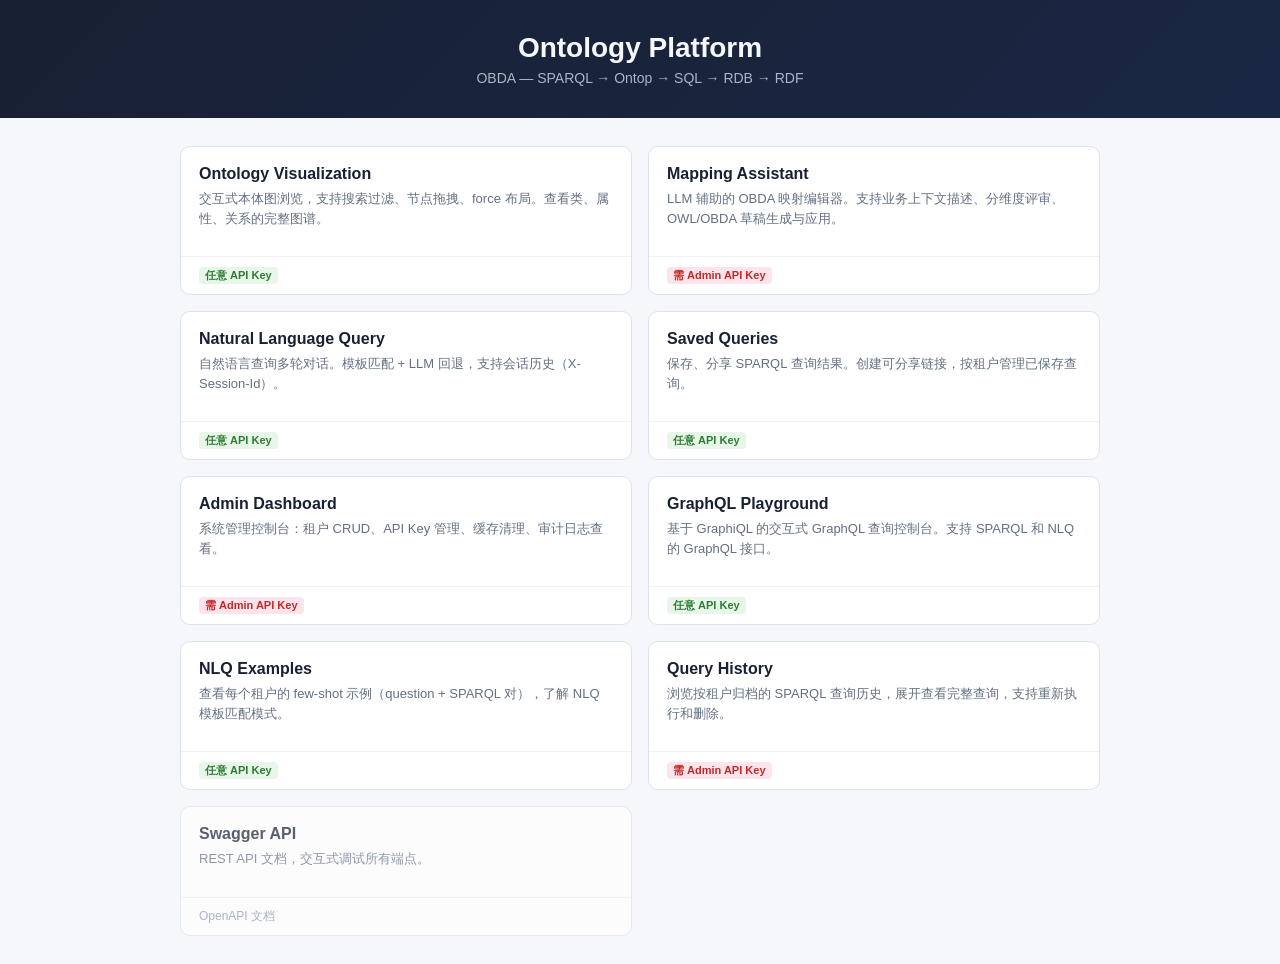
<file: src/main/resources/static/index.html>
<!DOCTYPE html>
<html lang="zh-CN">
<head>
<meta charset="UTF-8">
<meta name="viewport" content="width=device-width, initial-scale=1.0">
<title>Ontology Platform</title>
<style>
* { box-sizing: border-box; }
html, body { margin: 0; min-height: 100%; font-family: -apple-system, BlinkMacSystemFont, "Segoe UI", sans-serif; background: #f5f7fb; color: #202636; }
header { padding: 32px 20px; background: linear-gradient(135deg, #182033 0%, #1a2744 100%); color: #f5f7fb; text-align: center; }
header h1 { margin: 0 0 6px; font-size: 28px; }
header p { margin: 0; color: #a8b5c9; font-size: 14px; }
main { max-width: 960px; margin: 0 auto; padding: 28px 20px; display: grid; grid-template-columns: 1fr 1fr; gap: 16px; }
.card { background: #fff; border: 1px solid #dce3ee; border-radius: 10px; overflow: hidden; transition: box-shadow 0.15s; text-decoration: none; color: inherit; display: flex; flex-direction: column; }
.card:hover { box-shadow: 0 4px 16px rgba(0,0,0,0.08); }
.card-body { padding: 18px; flex: 1; }
.card h2 { margin: 0 0 6px; font-size: 16px; color: #182033; }
.card p { margin: 0 0 10px; font-size: 13px; color: #637083; line-height: 1.5; }
.card .meta { font-size: 12px; color: #8a98ae; border-top: 1px solid #edf1f6; padding: 10px 18px; display: flex; gap: 12px; }
.badge { display: inline-block; padding: 1px 6px; border-radius: 4px; font-size: 11px; font-weight: 600; }
.badge-admin { background: #fce4ec; color: #c62828; }
.badge-readonly { background: #e3f2fd; color: #1565c0; }
.badge-any { background: #e8f5e9; color: #2e7d32; }
@media (max-width: 640px) {
  main { grid-template-columns: 1fr; }
}
</style>
</head>
<body>
<header>
  <h1>Ontology Platform</h1>
  <p>OBDA — SPARQL &rarr; Ontop &rarr; SQL &rarr; RDB &rarr; RDF</p>
</header>
<main>
  <a class="card" href="/ontology-viz/">
    <div class="card-body">
      <h2>Ontology Visualization</h2>
      <p>交互式本体图浏览，支持搜索过滤、节点拖拽、force 布局。查看类、属性、关系的完整图谱。</p>
    </div>
    <div class="meta"><span class="badge badge-any">任意 API Key</span></div>
  </a>
  <a class="card" href="/mapping-assistant/">
    <div class="card-body">
      <h2>Mapping Assistant</h2>
      <p>LLM 辅助的 OBDA 映射编辑器。支持业务上下文描述、分维度评审、OWL/OBDA 草稿生成与应用。</p>
    </div>
    <div class="meta"><span class="badge badge-admin">需 Admin API Key</span></div>
  </a>
  <a class="card" href="/nlq/">
    <div class="card-body">
      <h2>Natural Language Query</h2>
      <p>自然语言查询多轮对话。模板匹配 + LLM 回退，支持会话历史（X-Session-Id）。</p>
    </div>
    <div class="meta"><span class="badge badge-any">任意 API Key</span></div>
  </a>
  <a class="card" href="/saved-queries/">
    <div class="card-body">
      <h2>Saved Queries</h2>
      <p>保存、分享 SPARQL 查询结果。创建可分享链接，按租户管理已保存查询。</p>
    </div>
    <div class="meta"><span class="badge badge-any">任意 API Key</span></div>
  </a>
  <a class="card" href="/admin/">
    <div class="card-body">
      <h2>Admin Dashboard</h2>
      <p>系统管理控制台：租户 CRUD、API Key 管理、缓存清理、审计日志查看。</p>
    </div>
    <div class="meta"><span class="badge badge-admin">需 Admin API Key</span></div>
  </a>
  <a class="card" href="/graphql-playground/">
    <div class="card-body">
      <h2>GraphQL Playground</h2>
      <p>基于 GraphiQL 的交互式 GraphQL 查询控制台。支持 SPARQL 和 NLQ 的 GraphQL 接口。</p>
    </div>
    <div class="meta"><span class="badge badge-any">任意 API Key</span></div>
  </a>
  <a class="card" href="/nlq-examples/">
    <div class="card-body">
      <h2>NLQ Examples</h2>
      <p>查看每个租户的 few-shot 示例（question + SPARQL 对），了解 NLQ 模板匹配模式。</p>
    </div>
    <div class="meta"><span class="badge badge-any">任意 API Key</span></div>
  </a>
  <a class="card" href="/query-history/">
    <div class="card-body">
      <h2>Query History</h2>
      <p>浏览按租户归档的 SPARQL 查询历史，展开查看完整查询，支持重新执行和删除。</p>
    </div>
    <div class="meta"><span class="badge badge-admin">需 Admin API Key</span></div>
  </a>
  <a class="card" href="/swagger-ui.html" style="opacity:0.7;">
    <div class="card-body">
      <h2>Swagger API</h2>
      <p>REST API 文档，交互式调试所有端点。</p>
    </div>
    <div class="meta">OpenAPI 文档</div>
  </a>
</main>
</body>
</html>
</file>
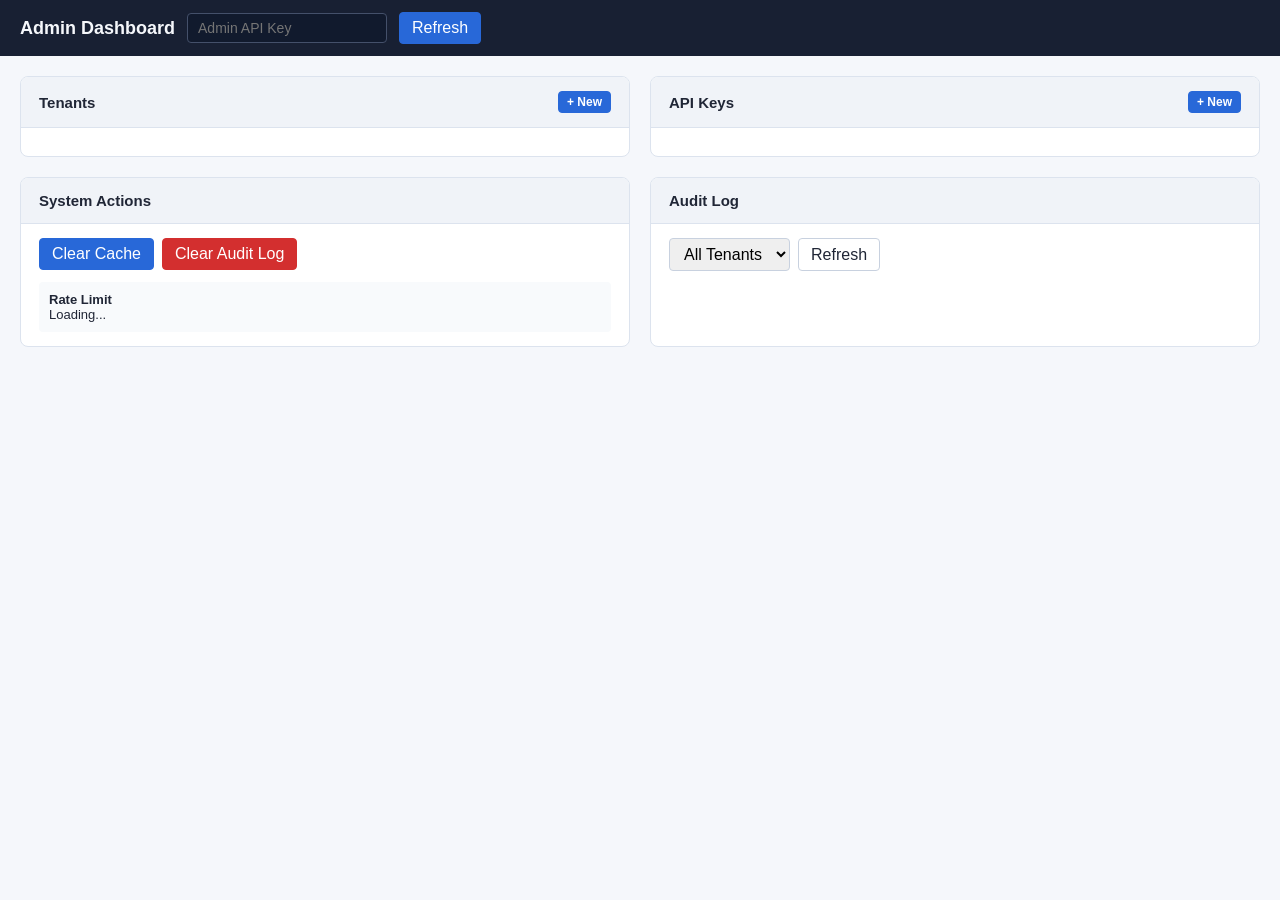
<file: src/main/resources/static/admin/index.html>
<!DOCTYPE html>
<html lang="zh-CN">
<head>
<meta charset="UTF-8">
<meta name="viewport" content="width=device-width, initial-scale=1.0">
<title>Admin Dashboard</title>
<style>
* { box-sizing: border-box; }
html, body { margin: 0; min-height: 100%; font-family: -apple-system, BlinkMacSystemFont, "Segoe UI", sans-serif; background: #f5f7fb; color: #202636; }
header { display: flex; align-items: center; gap: 12px; padding: 12px 20px; background: #182033; color: #f5f7fb; position: sticky; top: 0; z-index: 5; }
header h1 { font-size: 18px; margin: 0; }
header input { padding: 6px 10px; border: 1px solid #44506a; border-radius: 4px; background: #111a2d; color: #f5f7fb; font-size: 14px; }
header button { padding: 6px 12px; border: 1px solid #2868d8; border-radius: 4px; background: #2868d8; color: #fff; cursor: pointer; }
button { font: inherit; cursor: pointer; padding: 6px 12px; border: 1px solid #c8d1df; border-radius: 4px; background: #fff; color: #202636; }
button.primary { background: #2868d8; color: #fff; border-color: #2868d8; }
button.danger { background: #d32f2f; color: #fff; border-color: #d32f2f; }
button.small { padding: 3px 8px; font-size: 12px; }
input, select, textarea { font: inherit; padding: 6px 10px; border: 1px solid #c8d1df; border-radius: 4px; }
main { display: grid; grid-template-columns: 1fr 1fr; gap: 20px; padding: 20px; }
.card { background: #fff; border: 1px solid #dce3ee; border-radius: 8px; overflow: hidden; }
.card h2 { margin: 0; padding: 14px 18px; font-size: 15px; background: #f0f3f8; border-bottom: 1px solid #dce3ee; display: flex; justify-content: space-between; align-items: center; }
.card-body { padding: 14px 18px; }
.modal-overlay { display: none; position: fixed; inset: 0; background: rgba(0,0,0,0.4); z-index: 100; align-items: center; justify-content: center; }
.modal-overlay.open { display: flex; }
.modal { background: #fff; border-radius: 8px; padding: 24px; min-width: 480px; max-width: 600px; max-height: 80vh; overflow-y: auto; box-shadow: 0 8px 30px rgba(0,0,0,0.2); }
.modal h3 { margin: 0 0 16px; font-size: 16px; }
.field { display: flex; flex-direction: column; gap: 4px; margin-bottom: 12px; }
.field label { font-size: 13px; color: #637083; }
.field input { width: 100%; }
.form-actions { display: flex; gap: 8px; justify-content: flex-end; margin-top: 16px; }
table { width: 100%; border-collapse: collapse; font-size: 13px; }
th, td { padding: 8px 10px; text-align: left; border-bottom: 1px solid #edf1f6; }
th { font-weight: 600; color: #42526a; background: #f8fafc; white-space: nowrap; }
td { vertical-align: middle; }
tr:hover td { background: #f8fafc; }
.status-badge { display: inline-block; padding: 2px 8px; border-radius: 10px; font-size: 11px; font-weight: 600; }
.status-up { background: #e8f5e9; color: #2e7d32; }
.status-down { background: #fce4ec; color: #c62828; }
.status-unknown { background: #fff3e0; color: #e65100; }
.toolbar { display: flex; gap: 8px; margin-bottom: 10px; }
.toast { position: fixed; bottom: 20px; left: 50%; transform: translateX(-50%); background: #333; color: #fff; padding: 10px 20px; border-radius: 6px; font-size: 14px; z-index: 200; }
.toast.error { background: #c62828; }
.empty { padding: 30px; text-align: center; color: #748095; }
@media (max-width: 900px) {
  main { grid-template-columns: 1fr; }
}
</style>
</head>
<body>
<header>
  <h1>Admin Dashboard</h1>
  <input id="api-key" type="password" placeholder="Admin API Key" autocomplete="off" style="width:200px;">
  <button id="refresh-all" type="button">Refresh</button>
</header>
<main>
  <div class="card">
    <h2>Tenants <button id="add-tenant-btn" class="primary small">+ New</button></h2>
    <div class="card-body" id="tenant-list"></div>
  </div>
  <div class="card">
    <h2>API Keys <button id="add-apikey-btn" class="primary small">+ New</button></h2>
    <div class="card-body" id="apikey-list"></div>
  </div>
  <div class="card">
    <h2>System Actions</h2>
    <div class="card-body" id="system-actions">
      <div class="toolbar">
        <button id="clear-cache-btn" class="primary">Clear Cache</button>
        <button id="clear-audit-btn" class="danger">Clear Audit Log</button>
      </div>
      <div style="margin-top:12px;padding:10px;background:#f8fafc;border-radius:4px;font-size:13px;">
        <strong>Rate Limit</strong>
        <div id="rate-limit-status">Loading...</div>
      </div>
    </div>
  </div>
  <div class="card">
    <h2>Audit Log</h2>
    <div class="card-body" id="audit-log">
      <div class="toolbar">
        <select id="audit-tenant-filter"><option value="">All Tenants</option></select>
        <button id="refresh-audit-btn">Refresh</button>
      </div>
      <div id="audit-log-body"></div>
    </div>
  </div>
</main>

<div id="tenant-modal" class="modal-overlay">
  <div class="modal">
    <h3 id="tenant-modal-title">Create Tenant</h3>
    <div class="field"><label>ID</label><input id="tenant-id" placeholder="my-tenant"></div>
    <div class="field"><label>Name</label><input id="tenant-name" placeholder="My Tenant"></div>
    <div class="field"><label>JDBC URL</label><input id="tenant-jdbc-url" placeholder="jdbc:h2:file:..."></div>
    <div class="field"><label>JDBC Driver</label><input id="tenant-jdbc-driver" placeholder="org.h2.Driver"></div>
    <div class="field"><label>JDBC Username</label><input id="tenant-jdbc-username" placeholder="sa"></div>
    <div class="field"><label>JDBC Password</label><input id="tenant-jdbc-password" type="password" placeholder=""></div>
    <div class="field"><label>OWL Path</label><input id="tenant-owl-path" placeholder="ontologies/my-tenant.owl"></div>
    <div class="field"><label>OBDA Path</label><input id="tenant-obda-path" placeholder="ontologies/my-tenant.obda"></div>
    <div class="form-actions">
      <button id="tenant-modal-cancel">Cancel</button>
      <button id="tenant-modal-save" class="primary">Save</button>
    </div>
  </div>
</div>

<div id="apikey-modal" class="modal-overlay">
  <div class="modal">
    <h3>Create API Key</h3>
    <div class="field"><label>Name</label><input id="apikey-name" placeholder="My Key"></div>
    <div class="field"><label>Role</label>
      <select id="apikey-role">
        <option value="ROLE_READONLY">Read Only</option>
        <option value="ROLE_ADMIN">Admin</option>
      </select>
    </div>
    <div class="field"><label>Tenant Scopes (comma-separated, * for all)</label><input id="apikey-scopes" value="*"></div>
    <div class="field"><label>Expires At (optional)</label><input id="apikey-expires" type="datetime-local"></div>
    <div class="form-actions">
      <button id="apikey-modal-cancel">Cancel</button>
      <button id="apikey-modal-save" class="primary">Save</button>
    </div>
    <div id="apikey-created" style="display:none;margin-top:12px;padding:12px;background:#e8f5e9;border-radius:4px;">
      <strong>Key created:</strong><br><code id="apikey-raw-key" style="word-break:break-all;"></code>
      <p style="color:#c62828;font-size:12px;margin:4px 0 0;">Save this key — it will not be shown again.</p>
    </div>
  </div>
</div>

<script>
const API_BASE = '/api/v1';
const KEY_STORAGE = 'admin-api-key';

function getApiKey() { return document.getElementById('api-key').value.trim(); }
function authHeaders(json) {
  const h = {};
  if (getApiKey()) h['X-API-Key'] = getApiKey();
  if (json) h['Content-Type'] = 'application/json';
  return h;
}

function toast(msg, err) {
  const el = document.createElement('div');
  el.className = 'toast' + (err ? ' error' : '');
  el.textContent = msg;
  document.body.appendChild(el);
  setTimeout(() => el.remove(), 3000);
}

async function api(url, opts) {
  const res = await fetch(url, opts);
  if (!res.ok) {
    let msg = res.statusText;
    try { const b = await res.json(); msg = b.message || b.error || msg; } catch {}
    throw new Error(msg);
  }
  if (res.status === 204) return null;
  return res.json();
}

document.getElementById('api-key').value = localStorage.getItem(KEY_STORAGE) || '';
document.getElementById('api-key').addEventListener('change', function () {
  localStorage.setItem(KEY_STORAGE, this.value.trim());
  loadAll();
});
document.getElementById('refresh-all').addEventListener('click', loadAll);

// ---- Tenant CRUD ----
async function loadTenants() {
  const el = document.getElementById('tenant-list');
  try {
    const tenants = await api(API_BASE + '/tenants', { headers: authHeaders(false) });
    if (!tenants.length) { el.innerHTML = '<div class="empty">No tenants</div>'; return; }
    let html = '<table><thead><tr><th>ID</th><th>Name</th><th>Health</th><th></th></tr></thead><tbody>';
    tenants.forEach(t => {
      const healthClass = t.health === 'up' ? 'status-up' : t.health === 'not_initialized' ? 'status-unknown' : 'status-down';
      const healthLabel = t.health === 'up' ? 'UP' : t.health === 'not_initialized' ? 'N/A' : 'DOWN';
      html += `<tr>
        <td>${esc(t.id)}</td>
        <td>${esc(t.name || '')}</td>
        <td><span class="status-badge ${healthClass}">${healthLabel}</span></td>
        <td>
          <button class="small" onclick="editTenant('${esc(t.id)}')">Edit</button>
          <button class="small" onclick="editContent('${esc(t.id)}')">Content</button>
          <button class="small danger" onclick="deleteTenant('${esc(t.id)}')">Delete</button>
        </td>
      </tr>`;
    });
    html += '</tbody></table>';
    el.innerHTML = html;
  } catch (e) { el.innerHTML = '<div class="empty">Error: ' + esc(e.message) + '</div>'; }
}

function esc(s) { return String(s || '').replace(/&/g,'&amp;').replace(/</g,'&lt;').replace(/>/g,'&gt;').replace(/"/g,'&quot;'); }

function editTenant(id) {
  const tid = encodeURIComponent(id);
  window.location.href = '/tenant/?id=' + tid;
}

function editContent(id) {
  const tid = encodeURIComponent(id);
  window.location.href = '/tenant/?id=' + tid;
}

async function deleteTenant(id) {
  if (!confirm('Delete tenant "' + id + '"?')) return;
  try {
    await api(API_BASE + '/tenants/' + encodeURIComponent(id), { method: 'DELETE', headers: authHeaders(false) });
    toast('Tenant deleted');
    loadAll();
  } catch (e) { toast(e.message, true); }
}

// ---- Tenant Create Modal ----
const tenantModal = document.getElementById('tenant-modal');
document.getElementById('add-tenant-btn').addEventListener('click', () => {
  document.getElementById('tenant-modal-title').textContent = 'Create Tenant';
  ['tenant-id','tenant-name','tenant-jdbc-url','tenant-jdbc-driver','tenant-jdbc-username','tenant-jdbc-password','tenant-owl-path','tenant-obda-path'].forEach(id => document.getElementById(id).value = '');
  tenantModal.classList.add('open');
});
document.getElementById('tenant-modal-cancel').addEventListener('click', () => tenantModal.classList.remove('open'));
document.getElementById('tenant-modal-save').addEventListener('click', async () => {
  const body = {
    id: document.getElementById('tenant-id').value.trim(),
    name: document.getElementById('tenant-name').value.trim(),
    jdbcUrl: document.getElementById('tenant-jdbc-url').value.trim(),
    jdbcDriver: document.getElementById('tenant-jdbc-driver').value.trim(),
    jdbcUsername: document.getElementById('tenant-jdbc-username').value.trim(),
    jdbcPassword: document.getElementById('tenant-jdbc-password').value,
    owlPath: document.getElementById('tenant-owl-path').value.trim(),
    obdaPath: document.getElementById('tenant-obda-path').value.trim()
  };
  if (!body.id) { toast('ID is required', true); return; }
  try {
    await api(API_BASE + '/tenants', { method: 'POST', headers: authHeaders(true), body: JSON.stringify(body) });
    toast('Tenant created');
    tenantModal.classList.remove('open');
    loadAll();
  } catch (e) { toast(e.message, true); }
});

// ---- API Key CRUD ----
async function loadApiKeys() {
  const el = document.getElementById('apikey-list');
  try {
    const keys = await api(API_BASE + '/api-keys', { headers: authHeaders(false) });
    if (!keys.length) { el.innerHTML = '<div class="empty">No API keys</div>'; return; }
    let html = '<table><thead><tr><th>Name</th><th>Prefix</th><th>Role</th><th>Scopes</th><th>Status</th><th></th></tr></thead><tbody>';
    keys.forEach(k => {
      const statusLabel = k.enabled ? 'Enabled' : 'Disabled';
      const statusClass = k.enabled ? 'status-up' : 'status-down';
      html += `<tr>
        <td>${esc(k.name)}</td>
        <td><code>${esc(k.keyPrefix)}</code></td>
        <td>${esc(k.role)}</td>
        <td>${esc(k.tenantScopes || '*')}</td>
        <td><span class="status-badge ${statusClass}">${statusLabel}</span></td>
        <td>
          <button class="small" onclick="toggleKey(${k.id}, ${!k.enabled})">${k.enabled ? 'Disable' : 'Enable'}</button>
          <button class="small danger" onclick="deleteKey(${k.id})">Delete</button>
        </td>
      </tr>`;
    });
    html += '</tbody></table>';
    el.innerHTML = html;
  } catch (e) { el.innerHTML = '<div class="empty">Error: ' + esc(e.message) + '</div>'; }
}

async function toggleKey(id, enabled) {
  try {
    await api(API_BASE + '/api-keys/' + id + '/toggle?enabled=' + enabled, { method: 'PUT', headers: authHeaders(false) });
    toast(enabled ? 'Key enabled' : 'Key disabled');
    loadApiKeys();
  } catch (e) { toast(e.message, true); }
}

async function deleteKey(id) {
  if (!confirm('Delete this API key?')) return;
  try {
    await api(API_BASE + '/api-keys/' + id, { method: 'DELETE', headers: authHeaders(false) });
    toast('Key deleted');
    loadApiKeys();
  } catch (e) { toast(e.message, true); }
}

// ---- API Key Create Modal ----
const apikeyModal = document.getElementById('apikey-modal');
document.getElementById('add-apikey-btn').addEventListener('click', () => {
  document.getElementById('apikey-name').value = '';
  document.getElementById('apikey-role').value = 'ROLE_READONLY';
  document.getElementById('apikey-scopes').value = '*';
  document.getElementById('apikey-expires').value = '';
  document.getElementById('apikey-created').style.display = 'none';
  document.getElementById('apikey-modal-save').style.display = '';
  apikeyModal.classList.add('open');
});
document.getElementById('apikey-modal-cancel').addEventListener('click', () => apikeyModal.classList.remove('open'));
document.getElementById('apikey-modal-save').addEventListener('click', async () => {
  const body = {
    name: document.getElementById('apikey-name').value.trim(),
    role: document.getElementById('apikey-role').value,
    tenantScopes: document.getElementById('apikey-scopes').value.trim()
  };
  const expires = document.getElementById('apikey-expires').value;
  if (expires) body.expiresAt = expires + ':00';
  if (!body.name) { toast('Name is required', true); return; }
  try {
    const result = await api(API_BASE + '/api-keys', { method: 'POST', headers: authHeaders(true), body: JSON.stringify(body) });
    document.getElementById('apikey-created').style.display = 'block';
    document.getElementById('apikey-raw-key').textContent = result.key;
    document.getElementById('apikey-modal-save').style.display = 'none';
    loadApiKeys();
  } catch (e) { toast(e.message, true); }
});

// ---- System Actions ----
document.getElementById('clear-cache-btn').addEventListener('click', async () => {
  try {
    await api(API_BASE + '/cache/clear', { method: 'POST', headers: authHeaders(false) });
    toast('Cache cleared');
  } catch (e) { toast(e.message, true); }
});
document.getElementById('clear-audit-btn').addEventListener('click', async () => {
  if (!confirm('Clear audit log?')) return;
  try {
    await api(API_BASE + '/audit-log/clear', { method: 'POST', headers: authHeaders(false) });
    toast('Audit log cleared');
    loadAuditLog();
  } catch (e) { toast(e.message, true); }
});

// ---- Rate Limit ----
async function loadRateLimit() {
  const el = document.getElementById('rate-limit-status');
  try {
    const data = await api(API_BASE + '/rate-limit/status', { headers: authHeaders(false) });
    const pct = Math.round(data.availableTokens / data.capacity * 100);
    const color = pct > 50 ? '#2e7d32' : pct > 20 ? '#e65100' : '#c62828';
    el.innerHTML = 'Tokens: <strong>' + data.availableTokens + '</strong>/' + data.capacity +
      ' | Refill: ' + data.refillTokens + '/s' +
      ' | Active Clients: ' + data.activeClients +
      ' <span style="color:' + color + ';">(' + pct + '%)</span>';
  } catch (e) { el.innerHTML = 'Error: ' + esc(e.message); }
}

// ---- Audit Log ----
async function loadAuditLog() {
  const body = document.getElementById('audit-log-body');
  const tenantFilter = document.getElementById('audit-tenant-filter').value || undefined;
  let url = API_BASE + '/audit-log?limit=50';
  if (tenantFilter) url += '&tenantId=' + encodeURIComponent(tenantFilter);
  try {
    const logs = await api(url, { headers: authHeaders(false) });
    if (!logs.length) { body.innerHTML = '<div class="empty">No audit log entries</div>'; return; }
    let html = '<table><thead><tr><th>Time</th><th>Tenant</th><th>Type</th><th>Duration</th><th>Count</th></tr></thead><tbody>';
    logs.forEach(l => {
      html += `<tr>
        <td style="white-space:nowrap">${esc(l.timestamp)}</td>
        <td>${esc(l.tenantId)}</td>
        <td>${esc(l.queryType)}</td>
        <td>${l.durationMs}ms</td>
        <td>${l.resultCount != null ? l.resultCount : '-'}</td>
      </tr>`;
    });
    html += '</tbody></table>';
    body.innerHTML = html;
  } catch (e) { body.innerHTML = '<div class="empty">Error: ' + esc(e.message) + '</div>'; }
}

document.getElementById('refresh-audit-btn').addEventListener('click', loadAuditLog);

async function loadAll() {
  if (!getApiKey()) { toast('Enter an API key', true); return; }
  await Promise.all([loadTenants(), loadApiKeys(), loadAuditLog(), loadRateLimit()]);
}

// Init
if (getApiKey()) loadAll();
</script>
</body>
</html>
</file>
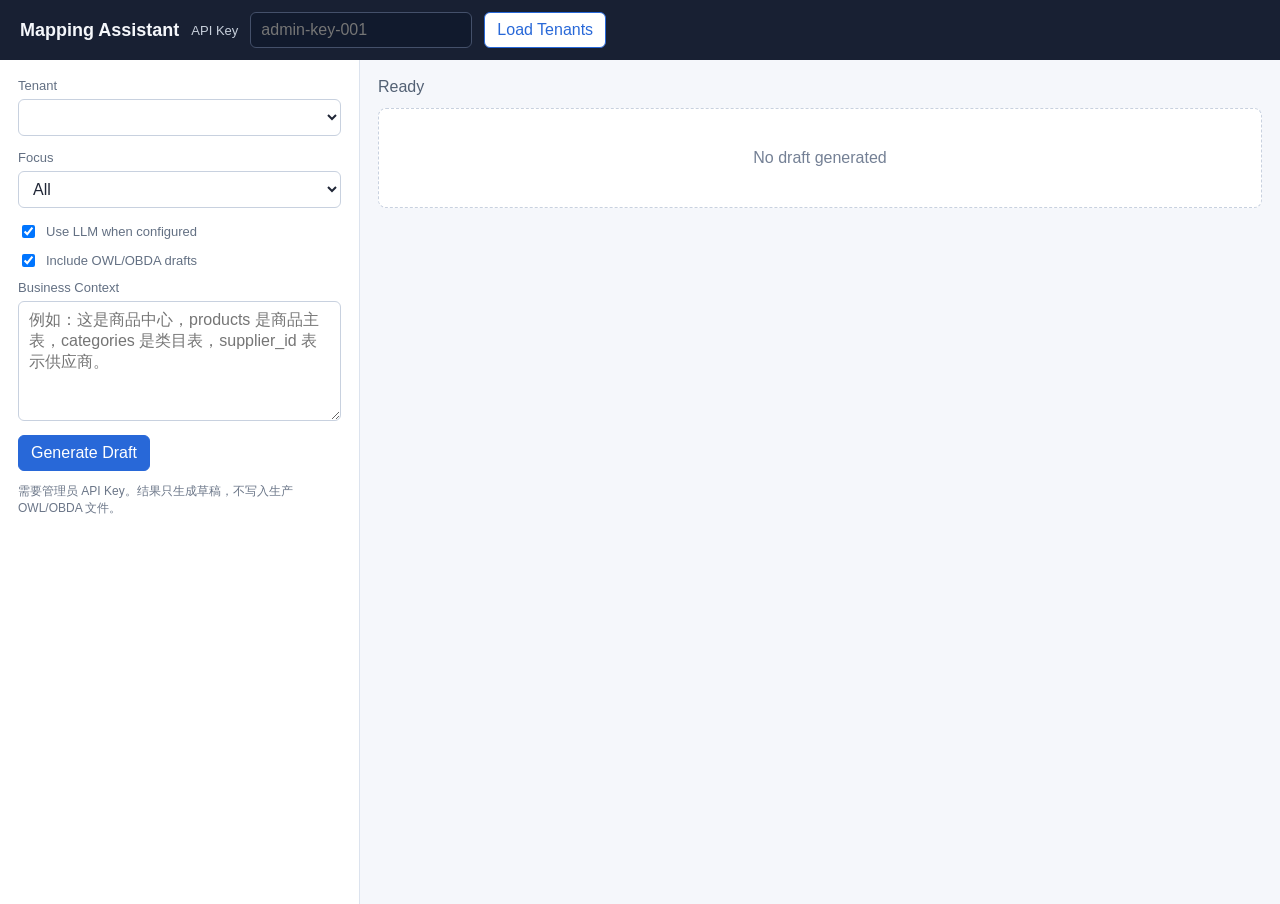
<file: src/main/resources/static/mapping-assistant/index.html>
<!DOCTYPE html>
<html lang="zh-CN">
<head>
<meta charset="UTF-8">
<meta name="viewport" content="width=device-width, initial-scale=1.0">
<title>Mapping Assistant</title>
<style>
* { box-sizing: border-box; }
html, body { margin: 0; min-height: 100%; font-family: -apple-system, BlinkMacSystemFont, "Segoe UI", sans-serif; background: #f5f7fb; color: #202636; }
header { display: flex; align-items: center; gap: 12px; padding: 12px 20px; background: #182033; color: #f5f7fb; position: sticky; top: 0; z-index: 5; }
h1 { font-size: 18px; margin: 0; white-space: nowrap; }
label { font-size: 13px; color: #637083; }
header label { color: #c8d0dc; }
input, select, textarea, button { font: inherit; }
input, select, textarea { border: 1px solid #c8d1df; border-radius: 6px; padding: 8px 10px; background: #fff; color: #202636; }
header input, header select { background: #111a2d; color: #f5f7fb; border-color: #44506a; }
button { border: 1px solid #2868d8; border-radius: 6px; padding: 8px 12px; background: #2868d8; color: #fff; cursor: pointer; }
button.secondary { background: #fff; color: #2868d8; }
button:disabled { opacity: 0.55; cursor: default; }
main { display: grid; grid-template-columns: 360px 1fr; min-height: calc(100vh - 56px); }
.panel { background: #fff; border-right: 1px solid #dce3ee; padding: 18px; }
.field { display: flex; flex-direction: column; gap: 6px; margin-bottom: 14px; }
.inline { display: flex; align-items: center; gap: 8px; margin: 10px 0; }
.inline input { width: auto; }
textarea { min-height: 120px; resize: vertical; }
.hint { color: #6b7688; font-size: 12px; line-height: 1.4; }
.content { padding: 18px; min-width: 0; }
.status { margin-bottom: 12px; color: #536174; }
.summary { display: grid; grid-template-columns: repeat(4, minmax(120px, 1fr)); gap: 12px; margin-bottom: 14px; }
.metric { background: #fff; border: 1px solid #dce3ee; border-radius: 8px; padding: 12px; }
.metric span { display: block; font-size: 12px; color: #6b7688; }
.metric strong { display: block; margin-top: 5px; font-size: 15px; }
.tabs { display: flex; gap: 6px; border-bottom: 1px solid #dce3ee; margin-top: 8px; }
.tab { background: transparent; color: #42526a; border: 0; border-bottom: 2px solid transparent; border-radius: 0; padding: 10px 12px; }
.tab.active { color: #174ea6; border-bottom-color: #2868d8; }
.tab-panel { display: none; background: #fff; border: 1px solid #dce3ee; border-top: 0; min-height: 420px; }
.tab-panel.active { display: block; }
.toolbar { display: flex; justify-content: flex-end; gap: 8px; padding: 10px; border-bottom: 1px solid #edf1f6; }
pre { margin: 0; padding: 14px; white-space: pre-wrap; word-break: break-word; overflow: auto; max-height: 68vh; line-height: 1.45; }
.markdown { padding: 16px; line-height: 1.6; max-height: 68vh; overflow: auto; }
.markdown h2 { margin: 12px 0 8px; font-size: 18px; }
.markdown ul { padding-left: 22px; }
.list { padding: 14px 18px; margin: 0; line-height: 1.6; }
.empty { padding: 40px; text-align: center; color: #748095; background: #fff; border: 1px dashed #c8d1df; border-radius: 8px; }
@media (max-width: 900px) {
  header { flex-wrap: wrap; }
  main { grid-template-columns: 1fr; }
  .panel { border-right: 0; border-bottom: 1px solid #dce3ee; }
  .summary { grid-template-columns: 1fr 1fr; }
}
</style>
</head>
<body>
<header>
  <h1>Mapping Assistant</h1>
  <label for="api-key">API Key</label>
  <input id="api-key" type="password" placeholder="admin-key-001" autocomplete="off">
  <button id="load-tenants" type="button" class="secondary">Load Tenants</button>
</header>

<main>
  <aside class="panel">
    <div class="field">
      <label for="tenant">Tenant</label>
      <select id="tenant"></select>
    </div>
    <div class="field">
      <label for="focus">Focus</label>
      <select id="focus">
        <option value="all">All</option>
        <option value="naming">Naming</option>
        <option value="security">Security</option>
        <option value="relationships">Relationships</option>
        <option value="validation">Validation</option>
      </select>
    </div>
    <div class="inline">
      <input id="use-llm" type="checkbox" checked>
      <label for="use-llm">Use LLM when configured</label>
    </div>
    <div class="inline">
      <input id="include-files" type="checkbox" checked>
      <label for="include-files">Include OWL/OBDA drafts</label>
    </div>
    <div class="field">
      <label for="business-context">Business Context</label>
      <textarea id="business-context" placeholder="例如：这是商品中心，products 是商品主表，categories 是类目表，supplier_id 表示供应商。"></textarea>
    </div>
    <button id="generate" type="button">Generate Draft</button>
    <p class="hint">需要管理员 API Key。结果只生成草稿，不写入生产 OWL/OBDA 文件。</p>
  </aside>

  <section class="content">
    <div id="status" class="status">Ready</div>
    <div id="empty" class="empty">No draft generated</div>
    <div id="result" style="display:none;">
      <div class="summary">
        <div class="metric"><span>Tenant</span><strong id="metric-tenant">-</strong></div>
        <div class="metric"><span>Mode</span><strong id="metric-mode">-</strong></div>
        <div class="metric"><span>Draft Only</span><strong id="metric-draft">-</strong></div>
        <div class="metric"><span>Applied</span><strong id="metric-applied">-</strong></div>
      </div>

      <div class="tabs">
        <button class="tab active" type="button" data-tab="review">Review</button>
        <button class="tab" type="button" data-tab="warnings">Warnings</button>
        <button class="tab" type="button" data-tab="metadata">Metadata</button>
        <button class="tab" type="button" data-tab="owl">OWL</button>
        <button class="tab" type="button" data-tab="obda">OBDA</button>
      </div>

      <div id="tab-review" class="tab-panel active">
        <div class="toolbar"><button class="secondary copy" type="button" data-copy="review-body">Copy</button></div>
        <div id="review-body" class="markdown"></div>
      </div>
      <div id="tab-warnings" class="tab-panel">
        <div class="toolbar"><button class="secondary copy" type="button" data-copy="warnings-body">Copy</button></div>
        <div id="warnings-body"></div>
      </div>
      <div id="tab-metadata" class="tab-panel">
        <div class="toolbar"><button class="secondary copy" type="button" data-copy="metadata-body">Copy</button></div>
        <pre id="metadata-body"></pre>
      </div>
      <div id="tab-owl" class="tab-panel">
        <div class="toolbar"><button class="secondary copy" type="button" data-copy="owl-body">Copy</button></div>
        <pre id="owl-body"></pre>
      </div>
      <div id="tab-obda" class="tab-panel">
        <div class="toolbar"><button class="secondary copy" type="button" data-copy="obda-body">Copy</button></div>
        <pre id="obda-body"></pre>
      </div>
    </div>
  </section>
</main>

<script>
const API_BASE = '/api/v1';
const KEY_STORAGE = 'mapping-assistant-api-key';

function apiKey() {
  return document.getElementById('api-key').value.trim();
}

function headers(json) {
  const result = {};
  if (apiKey()) result['X-API-Key'] = apiKey();
  if (json) result['Content-Type'] = 'application/json';
  return result;
}

function setStatus(message) {
  document.getElementById('status').textContent = message;
}

async function fetchJSON(url, options = {}) {
  const response = await fetch(url, options);
  if (!response.ok) {
    let message = response.statusText || ('HTTP ' + response.status);
    try {
      const body = await response.json();
      message = body.message || body.error || message;
    } catch (ignored) {
      // Keep default message.
    }
    throw new Error(message);
  }
  return response.json();
}

async function loadTenants() {
  localStorage.setItem(KEY_STORAGE, apiKey());
  const select = document.getElementById('tenant');
  select.innerHTML = '';
  setStatus('Loading tenants...');
  try {
    const tenants = await fetchJSON(API_BASE + '/tenants', { headers: headers(false) });
    tenants.forEach(t => {
      const option = document.createElement('option');
      option.value = t.id;
      option.textContent = t.name || t.id;
      select.appendChild(option);
    });
    setStatus(tenants.length ? 'Ready' : 'No tenants available');
  } catch (e) {
    setStatus('Failed to load tenants: ' + e.message);
  }
}

async function generateDraft() {
  const tenantId = document.getElementById('tenant').value;
  if (!tenantId) {
    setStatus('Select a tenant first');
    return;
  }
  localStorage.setItem(KEY_STORAGE, apiKey());
  document.getElementById('generate').disabled = true;
  setStatus('Generating draft...');
  try {
    const payload = {
      businessContext: document.getElementById('business-context').value,
      focus: document.getElementById('focus').value,
      includeDraftFiles: document.getElementById('include-files').checked,
      useLlm: document.getElementById('use-llm').checked,
      maxPromptChars: 14000
    };
    const result = await fetchJSON(
      API_BASE + '/tenants/' + encodeURIComponent(tenantId) + '/mapping-assistant/draft',
      { method: 'POST', headers: headers(true), body: JSON.stringify(payload) });
    renderResult(result);
    setStatus('Generated at ' + result.generatedAt);
  } catch (e) {
    setStatus('Failed to generate draft: ' + e.message);
  } finally {
    document.getElementById('generate').disabled = false;
  }
}

function renderResult(data) {
  document.getElementById('empty').style.display = 'none';
  document.getElementById('result').style.display = 'block';
  document.getElementById('metric-tenant').textContent = data.tenantName || data.tenantId;
  document.getElementById('metric-mode').textContent = data.mode + (data.llmAvailable ? '' : ' (no LLM)');
  document.getElementById('metric-draft').textContent = String(data.draftOnly);
  document.getElementById('metric-applied').textContent = String(data.applied);
  document.getElementById('review-body').innerHTML = markdownToHtml(data.reviewMarkdown || '');
  document.getElementById('metadata-body').textContent = data.metadataSummary || '';
  document.getElementById('owl-body').textContent = data.owlDraft || 'Not included';
  document.getElementById('obda-body').textContent = data.obdaDraft || 'Not included';

  const warnings = data.warnings || [];
  const nextSteps = data.nextSteps || [];
  document.getElementById('warnings-body').innerHTML =
    '<h3 class="list">Warnings</h3>' + toList(warnings) +
    '<h3 class="list">Next Steps</h3>' + toList(nextSteps);
}

function toList(items) {
  if (!items.length) return '<p class="list">None</p>';
  return '<ul class="list">' + items.map(item => '<li>' + escapeHtml(item) + '</li>').join('') + '</ul>';
}

function markdownToHtml(markdown) {
  const escaped = escapeHtml(markdown);
  return escaped
    .replace(/^## (.*)$/gm, '<h2>$1</h2>')
    .replace(/^- (.*)$/gm, '<li>$1</li>')
    .replace(/(<li>.*<\/li>)/gs, '<ul>$1</ul>')
    .replace(/\n/g, '<br>');
}

function escapeHtml(value) {
  return String(value || '')
    .replace(/&/g, '&amp;')
    .replace(/</g, '&lt;')
    .replace(/>/g, '&gt;')
    .replace(/"/g, '&quot;')
    .replace(/'/g, '&#039;');
}

function selectTab(name) {
  document.querySelectorAll('.tab').forEach(tab => tab.classList.toggle('active', tab.dataset.tab === name));
  document.querySelectorAll('.tab-panel').forEach(panel => panel.classList.toggle('active', panel.id === 'tab-' + name));
}

async function copyElement(id) {
  const element = document.getElementById(id);
  const text = element.innerText || element.textContent || '';
  await navigator.clipboard.writeText(text);
  setStatus('Copied');
}

document.getElementById('api-key').value = localStorage.getItem(KEY_STORAGE) || '';
document.getElementById('load-tenants').addEventListener('click', loadTenants);
document.getElementById('generate').addEventListener('click', generateDraft);
document.querySelectorAll('.tab').forEach(tab => tab.addEventListener('click', () => selectTab(tab.dataset.tab)));
document.querySelectorAll('.copy').forEach(button => button.addEventListener('click', () => copyElement(button.dataset.copy)));
if (apiKey()) loadTenants();
</script>
</body>
</html>
</file>
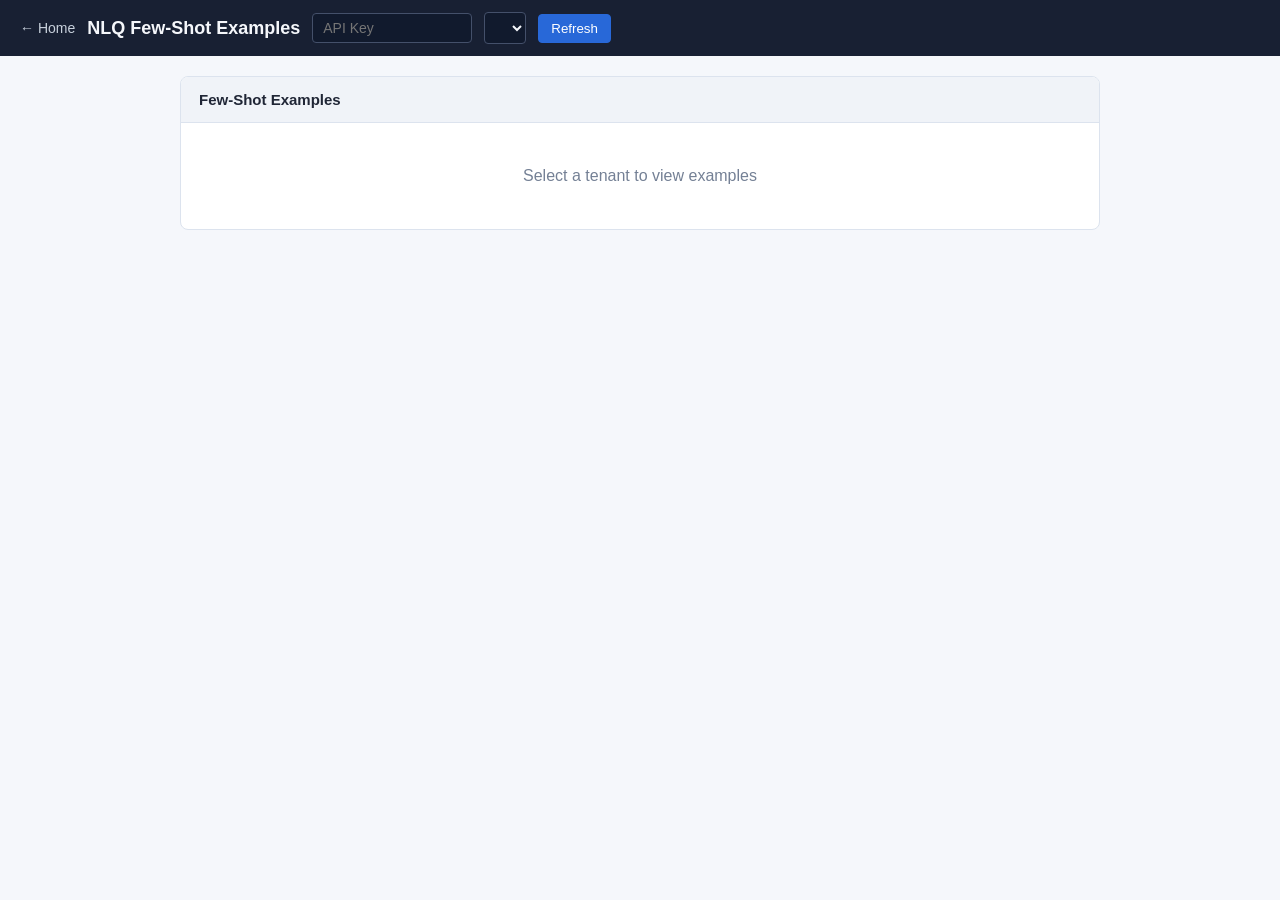
<file: src/main/resources/static/nlq-examples/index.html>
<!DOCTYPE html>
<html lang="zh-CN">
<head>
<meta charset="UTF-8">
<meta name="viewport" content="width=device-width, initial-scale=1.0">
<title>NLQ Examples</title>
<style>
* { box-sizing: border-box; }
html, body { margin: 0; min-height: 100%; font-family: -apple-system, BlinkMacSystemFont, "Segoe UI", sans-serif; background: #f5f7fb; color: #202636; }
header { display: flex; align-items: center; gap: 12px; padding: 12px 20px; background: #182033; color: #f5f7fb; position: sticky; top: 0; z-index: 5; }
header h1 { font-size: 18px; margin: 0; }
header a { color: #c8d0dc; text-decoration: none; font-size: 14px; }
header a:hover { color: #fff; }
header input, header select { padding: 6px 10px; border: 1px solid #44506a; border-radius: 4px; background: #111a2d; color: #f5f7fb; font-size: 14px; }
header button { padding: 6px 12px; border: 1px solid #2868d8; border-radius: 4px; background: #2868d8; color: #fff; cursor: pointer; }
main { max-width: 960px; margin: 0 auto; padding: 20px; }
.card { background: #fff; border: 1px solid #dce3ee; border-radius: 8px; margin-bottom: 16px; overflow: hidden; }
.card h2 { margin: 0; padding: 14px 18px; font-size: 15px; background: #f0f3f8; border-bottom: 1px solid #dce3ee; }
.card-body { padding: 14px 18px; }
.example { border: 1px solid #e4e8f0; border-radius: 6px; margin-bottom: 12px; overflow: hidden; }
.example h3 { margin: 0; padding: 10px 14px; font-size: 14px; background: #f8f9fc; border-bottom: 1px solid #e4e8f0; }
.example-body { padding: 10px 14px; }
pre { background: #f8f9fc; border: 1px solid #e4e8f0; border-radius: 4px; padding: 8px; font-family: monospace; font-size: 12px; white-space: pre-wrap; margin: 4px 0; }
.empty { padding: 30px; text-align: center; color: #748095; }
.status { color: #536174; font-size: 13px; }
button { padding: 6px 12px; border: 1px solid #2868d8; border-radius: 4px; background: #2868d8; color: #fff; cursor: pointer; }
</style>
</head>
<body>
<header>
  <a href="/">&#8592; Home</a>
  <h1>NLQ Few-Shot Examples</h1>
  <input id="api-key" type="password" placeholder="API Key" autocomplete="off" style="width:160px;">
  <select id="tenant-select"></select>
  <button id="refresh-btn">Refresh</button>
</header>
<main>
  <div class="card">
    <h2>Few-Shot Examples</h2>
    <div class="card-body" id="examples-list"><div class="empty">Select a tenant to view examples</div></div>
  </div>
</main>

<script>
const API_BASE = '/api/v1';
const KEY_STORAGE = 'nlq-examples-api-key';

function getApiKey() { return document.getElementById('api-key').value.trim(); }
function authHeaders() { return getApiKey() ? { 'X-API-Key': getApiKey() } : {}; }
function esc(s) { return String(s || '').replace(/&/g,'&amp;').replace(/</g,'&lt;').replace(/>/g,'&gt;').replace(/"/g,'&quot;'); }
async function fetchJSON(url, opts) {
  const res = await fetch(url, opts);
  if (!res.ok) { let m = res.statusText; try { const b = await res.json(); m = b.message || b.error || m; } catch {} throw new Error(m); }
  return res.json();
}

document.getElementById('api-key').value = localStorage.getItem(KEY_STORAGE) || '';
document.getElementById('api-key').addEventListener('change', function () {
  localStorage.setItem(KEY_STORAGE, this.value.trim());
  loadTenants();
});

async function loadTenants() {
  const select = document.getElementById('tenant-select');
  select.innerHTML = '';
  if (!getApiKey()) return;
  try {
    const tenants = await fetchJSON(API_BASE + '/tenants', { headers: authHeaders() });
    tenants.forEach(t => { const opt = document.createElement('option'); opt.value = t.id; opt.textContent = t.name || t.id; select.appendChild(opt); });
    if (tenants.length) loadExamples(tenants[0].id);
  } catch (e) { document.getElementById('examples-list').innerHTML = '<div class="empty">Error: ' + esc(e.message) + '</div>'; }
}

async function loadExamples(tenantId) {
  const el = document.getElementById('examples-list');
  el.innerHTML = '<div class="empty">Loading...</div>';
  try {
    const data = await fetchJSON(API_BASE + '/tenants/' + encodeURIComponent(tenantId) + '/nlq/examples', { headers: authHeaders() });
    const examples = data.examples || [];
    if (!examples.length) { el.innerHTML = '<div class="empty">No few-shot examples for this tenant</div>'; return; }
    let html = '';
    examples.forEach((ex, i) => {
      html += '<div class="example">' +
        '<h3>#' + (i + 1) + ' ' + esc(ex.question) + '</h3>' +
        '<div class="example-body"><pre>' + esc(ex.sparql) + '</pre></div></div>';
    });
    el.innerHTML = html;
  } catch (e) { el.innerHTML = '<div class="empty">Error: ' + esc(e.message) + '</div>'; }
}

document.getElementById('tenant-select').addEventListener('change', e => loadExamples(e.target.value));
document.getElementById('refresh-btn').addEventListener('click', () => {
  const t = document.getElementById('tenant-select').value;
  if (t) loadExamples(t);
});

if (getApiKey()) loadTenants();
</script>
</body>
</html>
</file>
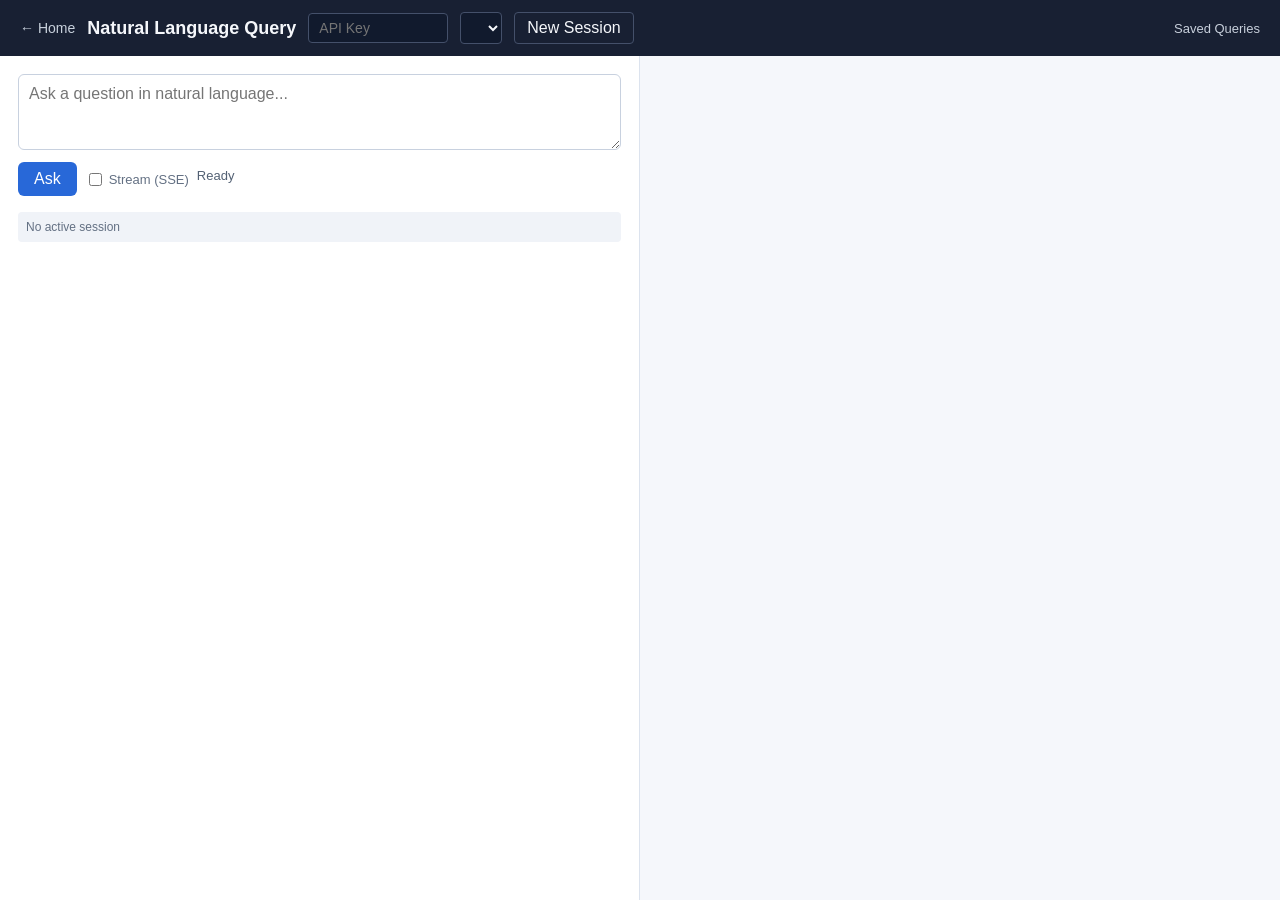
<file: src/main/resources/static/nlq/index.html>
<!DOCTYPE html>
<html lang="en">
<head>
<meta charset="UTF-8">
<meta name="viewport" content="width=device-width, initial-scale=1.0">
<title>NLQ Query</title>
<style>
* { box-sizing: border-box; }
html, body { margin: 0; min-height: 100%; font-family: -apple-system, BlinkMacSystemFont, "Segoe UI", sans-serif; background: #f5f7fb; color: #202636; }
header { display: flex; align-items: center; gap: 12px; padding: 12px 20px; background: #182033; color: #f5f7fb; position: sticky; top: 0; z-index: 5; flex-wrap: wrap; }
header h1 { font-size: 18px; margin: 0; }
header a { color: #c8d0dc; text-decoration: none; font-size: 14px; }
header a:hover { color: #fff; }
header label { font-size: 13px; color: #c8d0dc; }
header input, header select { padding: 6px 10px; border: 1px solid #44506a; border-radius: 4px; background: #111a2d; color: #f5f7fb; font-size: 14px; }
header button { padding: 6px 12px; border: 1px solid #2868d8; border-radius: 4px; background: #2868d8; color: #fff; cursor: pointer; }
button { font: inherit; cursor: pointer; }
main { display: grid; grid-template-columns: 1fr 1fr; gap: 0; min-height: calc(100vh - 56px); }
.left { padding: 18px; background: #fff; border-right: 1px solid #dce3ee; }
.right { padding: 18px; min-width: 0; }
.input-area { margin-bottom: 16px; }
.input-area textarea { width: 100%; min-height: 60px; padding: 10px; border: 1px solid #c8d1df; border-radius: 6px; font: inherit; resize: vertical; }
.input-area .row { display: flex; gap: 8px; align-items: center; margin-top: 8px; flex-wrap: wrap; }
.input-area button { padding: 8px 16px; background: #2868d8; color: #fff; border: 0; border-radius: 6px; }
.input-area label.toggle { font-size: 13px; color: #637083; display: flex; align-items: center; gap: 4px; cursor: pointer; }
.status { color: #536174; font-size: 13px; margin-bottom: 8px; }
.conversation { display: flex; flex-direction: column; gap: 12px; }
.entry { border: 1px solid #dce3ee; border-radius: 8px; overflow: hidden; }
.entry-header { padding: 8px 12px; font-weight: 600; font-size: 13px; background: #f0f3f8; border-bottom: 1px solid #dce3ee; display: flex; justify-content: space-between; align-items: center; }
.entry-header .actions { display: flex; gap: 4px; }
.entry-header .actions button { padding: 2px 6px; font-size: 11px; border-radius: 3px; background: #fff; border: 1px solid #c8d1df; color: #42526a; }
.entry-body { padding: 10px 12px; }
.entry-body .sparql { background: #f8f9fc; border: 1px solid #e4e8f0; border-radius: 4px; padding: 8px; font-family: monospace; font-size: 12px; white-space: pre-wrap; margin: 6px 0; }
.entry-body table { width: 100%; border-collapse: collapse; font-size: 12px; margin-top: 6px; }
.entry-body th, .entry-body td { padding: 4px 8px; text-align: left; border-bottom: 1px solid #edf1f6; }
.entry-body th { font-weight: 600; color: #42526a; background: #f8fafc; }
.mode-badge { padding: 2px 8px; border-radius: 10px; font-size: 11px; font-weight: 600; background: #e3f2fd; color: #1565c0; }
.streaming-badge { background: #fff3e0; color: #e65100; }
.session-info { font-size: 12px; color: #637083; margin-top: 8px; padding: 8px; background: #f0f3f8; border-radius: 4px; }
@media (max-width: 900px) {
  main { grid-template-columns: 1fr; }
  .left { border-right: 0; border-bottom: 1px solid #dce3ee; }
}
</style>
</head>
<body>
<header>
  <a href="/">&#8592; Home</a>
  <h1>Natural Language Query</h1>
  <input id="api-key" type="password" placeholder="API Key" autocomplete="off" style="width:140px;">
  <select id="tenant"></select>
  <button id="new-session" type="button" style="background:transparent;border-color:#44506a;color:#f5f7fb;">New Session</button>
  <a href="../saved-queries/" style="margin-left:auto;font-size:13px;">Saved Queries</a>
</header>
<main>
  <div class="left">
    <div class="input-area">
      <textarea id="question" placeholder="Ask a question in natural language..." rows="3"></textarea>
      <div class="row">
        <button id="ask-btn">Ask</button>
        <label class="toggle"><input id="use-sse" type="checkbox"> Stream (SSE)</label>
        <span class="status" id="status">Ready</span>
      </div>
    </div>
    <div class="session-info" id="session-info">No active session</div>
  </div>
  <div class="right">
    <div class="conversation" id="conversation"></div>
  </div>
</main>

<script>
const API_BASE = '/api/v1';
const KEY_STORAGE = 'nlq-api-key';
const SESSION_STORAGE = 'nlq-session-id';

let sessionId = sessionStorage.getItem(SESSION_STORAGE) || null;
let conversationCount = 0;

function getApiKey() { return document.getElementById('api-key').value.trim(); }
function authHeaders() {
  const h = {};
  if (getApiKey()) h['X-API-Key'] = getApiKey();
  if (sessionId) h['X-Session-Id'] = sessionId;
  return h;
}
function setStatus(msg) { document.getElementById('status').textContent = msg; }

async function fetchJSON(url, opts) {
  const res = await fetch(url, opts);
  if (!res.ok) { let m = res.statusText; try { const b = await res.json(); m = b.message || b.error || m; } catch {} throw new Error(m); }
  return res.json();
}

document.getElementById('api-key').value = localStorage.getItem(KEY_STORAGE) || '';
document.getElementById('api-key').addEventListener('change', function () {
  localStorage.setItem(KEY_STORAGE, this.value.trim());
  loadTenants();
});

async function loadTenants() {
  const select = document.getElementById('tenant');
  select.innerHTML = '';
  if (!getApiKey()) { setStatus('API key required'); return; }
  try {
    const tenants = await fetchJSON(API_BASE + '/tenants', { headers: authHeaders() });
    tenants.forEach(t => { const opt = document.createElement('option'); opt.value = t.id; opt.textContent = t.name || t.id; select.appendChild(opt); });
    setStatus(tenants.length ? 'Ready' : 'No tenants');
  } catch (e) { setStatus('Error: ' + e.message); }
}

document.getElementById('new-session').addEventListener('click', () => {
  sessionId = crypto.randomUUID ? crypto.randomUUID() : Date.now().toString(36) + Math.random().toString(36).slice(2);
  sessionStorage.setItem(SESSION_STORAGE, sessionId);
  conversationCount = 0;
  document.getElementById('conversation').innerHTML = '';
  document.getElementById('session-info').textContent = 'Session: ' + sessionId.slice(0, 8) + '...';
  setStatus('New session started');
});

document.getElementById('ask-btn').addEventListener('click', askQuestion);
document.getElementById('question').addEventListener('keydown', e => {
  if (e.key === 'Enter' && !e.shiftKey) { e.preventDefault(); askQuestion(); }
});

async function askQuestion() {
  const question = document.getElementById('question').value.trim();
  if (!question) { setStatus('Enter a question'); return; }
  const tenantId = document.getElementById('tenant').value;
  if (!tenantId) { setStatus('Select a tenant'); return; }

  if (!sessionId) {
    sessionId = crypto.randomUUID ? crypto.randomUUID() : Date.now().toString(36) + Math.random().toString(36).slice(2);
    sessionStorage.setItem(SESSION_STORAGE, sessionId);
    document.getElementById('session-info').textContent = 'Session: ' + sessionId.slice(0, 8) + '...';
  }

  const useSse = document.getElementById('use-sse').checked;
  document.getElementById('ask-btn').disabled = true;

  if (useSse) {
    await askQuestionSSE(tenantId, question);
  } else {
    await askQuestionPost(tenantId, question);
  }

  document.getElementById('ask-btn').disabled = false;
}

async function askQuestionPost(tenantId, question) {
  setStatus('Querying...');
  try {
    const result = await fetchJSON(API_BASE + '/tenants/' + encodeURIComponent(tenantId) + '/nlq', {
      method: 'POST',
      headers: Object.assign(authHeaders(), { 'Content-Type': 'application/json' }),
      body: JSON.stringify({ question })
    });
    addConversationEntry(question, result, false);
    document.getElementById('question').value = '';
    setStatus('Done (' + result.executionTimeMs + 'ms)');
  } catch (e) { setStatus('Error: ' + e.message); }
}

async function askQuestionSSE(tenantId, question) {
  setStatus('Connecting SSE stream...');
  const url = API_BASE + '/tenants/' + encodeURIComponent(tenantId) + '/nlq/stream?question=' + encodeURIComponent(question) + '&sessionId=' + encodeURIComponent(sessionId);
  try {
    const resp = await fetch(url, { headers: authHeaders() });
    if (!resp.ok) { setStatus('SSE failed: ' + resp.statusText); return; }
    const reader = resp.body.getReader();
    const decoder = new TextDecoder();
    let buffer = '';
    let sparql = '';
    let result = null;
    setStatus('Streaming...');

    while (true) {
      const { done, value } = await reader.read();
      if (done) break;
      buffer += decoder.decode(value, { stream: true });
      const lines = buffer.split('\n');
      buffer = lines.pop() || '';
      for (const line of lines) {
        if (line.startsWith('event: ')) {
          const eventType = line.slice(7).trim();
          continue;
        }
        if (line.startsWith('data: ')) {
          try {
            const data = JSON.parse(line.slice(6));
            if (data.sparql) { sparql = data.sparql; setStatus('SPARQL generated'); }
            if (data.variables || data.results) { result = data; }
            if (data.stage) setStatus('Stage: ' + data.stage);
          } catch {}
        }
      }
    }

    if (sparql && result) {
      addConversationEntry(question, result, true);
    } else if (sparql) {
      addConversationEntry(question, { question, sparql, mode: 'stream', variables: [], results: [], executionTimeMs: 0 }, true);
    }
    document.getElementById('question').value = '';
    setStatus('SSE stream complete');
  } catch (e) { setStatus('SSE error: ' + e.message); }
}

function addConversationEntry(question, result, isStream) {
  conversationCount++;
  const container = document.getElementById('conversation');
  const entry = document.createElement('div');
  entry.className = 'entry';
  const modeLabel = isStream ? 'stream' : (result.mode || 'template');
  entry.innerHTML =
    '<div class="entry-header"><span>#' + conversationCount + ' ' + esc(question) + '</span>' +
    '<div class="actions">' +
    '<button onclick="copySparql(this)" title="Copy SPARQL">Copy</button>' +
    '<button onclick="downloadCsv(this)" title="Download as CSV">CSV</button>' +
    '<button onclick="downloadJson(this)" title="Download as JSON">JSON</button>' +
    '<span class="mode-badge ' + (isStream ? 'streaming-badge' : '') + '">' + esc(modeLabel) + '</span></div></div>' +
    '<div class="entry-body">' +
    '<div class="sparql">' + esc(result.sparql) + '</div>' +
    '<div style="font-size:11px;color:#637083;margin-bottom:4px;">' + (result.executionTimeMs || 0) + 'ms | ' + (result.variables || []).length + ' cols | ' + (result.results || []).length + ' rows</div>' +
    buildResultTable(result.variables, result.results) +
    '</div>';
  container.prepend(entry);
}

function buildResultTable(variables, results) {
  if (!variables || !variables.length || !results || !results.length) return '<div style="color:#637083;font-size:12px;">No results</div>';
  let html = '<table><thead><tr>' + variables.map(v => '<th>' + esc(v) + '</th>').join('') + '</tr></thead><tbody>';
  results.forEach(row => {
    html += '<tr>' + variables.map(v => '<td>' + esc(String(row[v] != null ? row[v] : '')) + '</td>').join('') + '</tr>';
  });
  html += '</tbody></table>';
  return html;
}

function copySparql(btn) {
  const sparql = btn.closest('.entry').querySelector('.sparql').textContent;
  navigator.clipboard.writeText(sparql).then(() => { setStatus('SPARQL copied'); });
}

function downloadCsv(btn) {
  const entry = btn.closest('.entry');
  const headers = [...entry.querySelectorAll('th')].map(th => th.textContent);
  const rows = [...entry.querySelectorAll('tbody tr')].map(tr => [...tr.querySelectorAll('td')].map(td => td.textContent));
  let csv = headers.join(',') + '\n' + rows.map(r => r.map(v => '"' + v.replace(/"/g, '""') + '"').join(',')).join('\n');
  const blob = new Blob([csv], { type: 'text/csv' });
  const url = URL.createObjectURL(blob);
  const a = document.createElement('a'); a.href = url; a.download = 'query-result.csv'; a.click();
  URL.revokeObjectURL(url);
  setStatus('CSV downloaded');
}

function downloadJson(btn) {
  const entry = btn.closest('.entry');
  const headers = [...entry.querySelectorAll('th')].map(th => th.textContent);
  const rows = [...entry.querySelectorAll('tbody tr')].map(tr => {
    const obj = {};
    [...tr.querySelectorAll('td')].forEach((td, i) => obj[headers[i]] = td.textContent);
    return obj;
  });
  const json = JSON.stringify(rows, null, 2);
  const blob = new Blob([json], { type: 'application/json' });
  const url = URL.createObjectURL(blob);
  const a = document.createElement('a'); a.href = url; a.download = 'query-result.json'; a.click();
  URL.revokeObjectURL(url);
  setStatus('JSON downloaded');
}

function esc(s) { return String(s || '').replace(/&/g,'&amp;').replace(/</g,'&lt;').replace(/>/g,'&gt;').replace(/"/g,'&quot;'); }

if (getApiKey()) loadTenants();
if (sessionId) document.getElementById('session-info').textContent = 'Session: ' + sessionId.slice(0, 8) + '...';
</script>
</body>
</html>
</file>
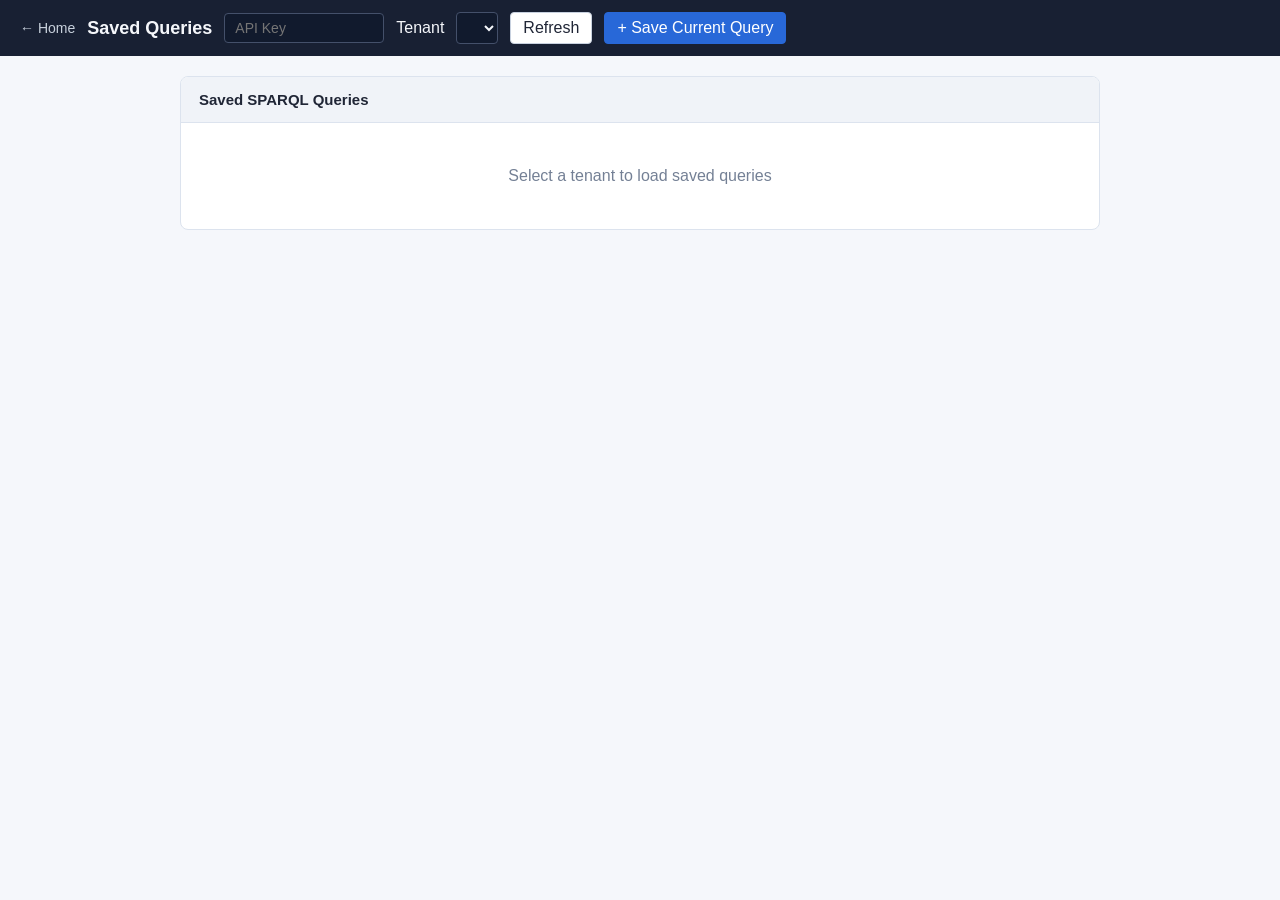
<file: src/main/resources/static/saved-queries/index.html>
<!DOCTYPE html>
<html lang="zh-CN">
<head>
<meta charset="UTF-8">
<meta name="viewport" content="width=device-width, initial-scale=1.0">
<title>Saved Queries</title>
<style>
* { box-sizing: border-box; }
html, body { margin: 0; min-height: 100%; font-family: -apple-system, BlinkMacSystemFont, "Segoe UI", sans-serif; background: #f5f7fb; color: #202636; }
header { display: flex; align-items: center; gap: 12px; padding: 12px 20px; background: #182033; color: #f5f7fb; position: sticky; top: 0; z-index: 5; flex-wrap: wrap; }
header h1 { font-size: 18px; margin: 0; }
header a { color: #c8d0dc; text-decoration: none; font-size: 14px; }
header a:hover { color: #fff; }
header input, header select { padding: 6px 10px; border: 1px solid #44506a; border-radius: 4px; background: #111a2d; color: #f5f7fb; font-size: 14px; }
header button { padding: 6px 12px; border: 1px solid #2868d8; border-radius: 4px; background: #2868d8; color: #fff; cursor: pointer; }
button { font: inherit; cursor: pointer; padding: 6px 12px; border: 1px solid #2868d8; border-radius: 4px; background: #2868d8; color: #fff; }
button.secondary { background: #fff; color: #202636; border-color: #c8d1df; }
button.danger { background: #d32f2f; color: #fff; border-color: #d32f2f; }
button.small { padding: 3px 8px; font-size: 12px; }
main { max-width: 960px; margin: 0 auto; padding: 20px; }
.card { background: #fff; border: 1px solid #dce3ee; border-radius: 8px; margin-bottom: 16px; overflow: hidden; }
.card h2 { margin: 0; padding: 14px 18px; font-size: 15px; background: #f0f3f8; border-bottom: 1px solid #dce3ee; }
.card-body { padding: 14px 18px; }
.empty { padding: 30px; text-align: center; color: #748095; }
table { width: 100%; border-collapse: collapse; font-size: 13px; }
th, td { padding: 8px 10px; text-align: left; border-bottom: 1px solid #edf1f6; }
th { font-weight: 600; color: #42526a; background: #f8fafc; white-space: nowrap; }
td { vertical-align: middle; }
pre { background: #f8f9fc; border: 1px solid #e4e8f0; border-radius: 4px; padding: 8px; font-family: monospace; font-size: 12px; white-space: pre-wrap; margin: 6px 0; }
.status { color: #536174; font-size: 13px; margin-bottom: 8px; }
.toast { position: fixed; bottom: 20px; left: 50%; transform: translateX(-50%); background: #333; color: #fff; padding: 10px 20px; border-radius: 6px; font-size: 14px; z-index: 200; }
.toast.error { background: #c62828; }
.modal-overlay { display: none; position: fixed; inset: 0; background: rgba(0,0,0,0.4); z-index: 100; align-items: center; justify-content: center; }
.modal-overlay.open { display: flex; }
.modal { background: #fff; border-radius: 8px; padding: 24px; min-width: 400px; max-width: 600px; box-shadow: 0 8px 30px rgba(0,0,0,0.2); }
.modal h3 { margin: 0 0 12px; font-size: 16px; }
.field { display: flex; flex-direction: column; gap: 4px; margin-bottom: 10px; }
.field label { font-size: 13px; color: #637083; }
.form-actions { display: flex; gap: 8px; justify-content: flex-end; margin-top: 12px; }
</style>
</head>
<body>
<header>
  <a href="/">&#8592; Home</a>
  <h1>Saved Queries</h1>
  <input id="api-key" type="password" placeholder="API Key" autocomplete="off" style="width:160px;">
  <label for="tenant-select">Tenant</label>
  <select id="tenant-select"></select>
  <button id="refresh-btn" class="secondary">Refresh</button>
  <button id="add-btn" class="primary">+ Save Current Query</button>
</header>
<main>
  <div class="card">
    <h2>Saved SPARQL Queries</h2>
    <div class="card-body" id="query-list"><div class="empty">Select a tenant to load saved queries</div></div>
  </div>
</main>

<div id="save-modal" class="modal-overlay">
  <div class="modal">
    <h3>Save Query</h3>
    <div class="field"><label>Question (optional)</label><input id="save-question" placeholder="e.g. List all books"></div>
    <div class="field"><label>SPARQL</label><textarea id="save-sparql" style="min-height:80px;padding:8px;border:1px solid #c8d1df;border-radius:4px;font-family:monospace;font-size:12px;"></textarea></div>
    <div class="field"><label>Result Summary (optional)</label><input id="save-summary" placeholder="e.g. 42 results, 3 columns"></div>
    <div class="field"><label>Tenant</label><span id="save-tenant" style="font-weight:600;"></span></div>
    <div class="form-actions">
      <button id="save-modal-cancel" class="secondary">Cancel</button>
      <button id="save-modal-confirm">Save</button>
    </div>
    <div id="save-result" style="display:none;margin-top:12px;padding:12px;background:#e8f5e9;border-radius:4px;">
      <strong>Saved!</strong><br>
      Share URL: <a id="save-share-url" href="" target="_blank"></a>
      <br><code id="save-share-token" style="font-size:12px;"></code>
    </div>
  </div>
</div>

<script>
const API_BASE = '/api/v1';
const KEY_STORAGE = 'saved-queries-api-key';

function getApiKey() { return document.getElementById('api-key').value.trim(); }
function authHeaders(json) {
  const h = {};
  if (getApiKey()) h['X-API-Key'] = getApiKey();
  if (json) h['Content-Type'] = 'application/json';
  return h;
}
function toast(msg, err) {
  const e = document.createElement('div'); e.className = 'toast' + (err ? ' error' : ''); e.textContent = msg; document.body.appendChild(e); setTimeout(() => e.remove(), 3000);
}
function esc(s) { return String(s || '').replace(/&/g,'&amp;').replace(/</g,'&lt;').replace(/>/g,'&gt;').replace(/"/g,'&quot;'); }
async function api(url, opts) {
  const res = await fetch(url, opts);
  if (!res.ok) { let m = res.statusText; try { const b = await res.json(); m = b.message || b.error || m; } catch {} throw new Error(m); }
  if (res.status === 204) return null;
  return res.json();
}

document.getElementById('api-key').value = localStorage.getItem(KEY_STORAGE) || '';
document.getElementById('api-key').addEventListener('change', function () {
  localStorage.setItem(KEY_STORAGE, this.value.trim());
  loadTenants();
});

async function loadTenants() {
  const select = document.getElementById('tenant-select');
  select.innerHTML = '';
  if (!getApiKey()) return;
  try {
    const tenants = await api(API_BASE + '/tenants', { headers: authHeaders(false) });
    tenants.forEach(t => {
      const opt = document.createElement('option');
      opt.value = t.id; opt.textContent = t.name || t.id;
      select.appendChild(opt);
    });
    if (tenants.length) loadQueries(tenants[0].id);
  } catch (e) { toast(e.message, true); }
}

async function loadQueries(tenantId) {
  const el = document.getElementById('query-list');
  if (!tenantId) { el.innerHTML = '<div class="empty">Select a tenant</div>'; return; }
  try {
    const data = await api(API_BASE + '/tenants/' + encodeURIComponent(tenantId) + '/saved-queries', { headers: authHeaders(false) });
    const queries = data.queries || data;
    if (!queries.length) { el.innerHTML = '<div class="empty">No saved queries for this tenant</div>'; return; }
    let html = '<div style="font-size:12px;color:#637083;margin-bottom:6px;">' + data.total + ' total</div>';
    html += '<table><thead><tr><th>Question</th><th>SPARQL</th><th>Share</th><th>Created</th><th></th></tr></thead><tbody>';
    queries.forEach(q => {
      html += '<tr>' +
        '<td>' + esc(q.question || '-') + '</td>' +
        '<td><pre style="margin:0;max-width:300px;">' + esc(q.sparql) + '</pre></td>' +
        '<td><code style="font-size:11px;">' + esc(q.shareToken || '').slice(0, 8) + '...</code><br>' +
          '<button class="small secondary" onclick="copyShareUrl(\'' + esc(q.shareToken) + '\')">Copy Link</button></td>' +
        '<td style="white-space:nowrap;font-size:11px;">' + esc(q.createdAt || '').slice(0, 16).replace('T', ' ') + '</td>' +
        '<td><button class="small danger" onclick="deleteQuery(' + q.id + ')">Delete</button></td>' +
        '</tr>';
    });
    html += '</tbody></table>';
    el.innerHTML = html;
  } catch (e) { el.innerHTML = '<div class="empty">Error: ' + esc(e.message) + '</div>'; }
}

function copyShareUrl(token) {
  const url = window.location.origin + '/api/v1/saved-queries/' + token;
  navigator.clipboard.writeText(url).then(() => toast('Link copied'), () => toast('Copy failed', true));
}

async function deleteQuery(id) {
  if (!confirm('Delete this saved query?')) return;
  try {
    await api(API_BASE + '/saved-queries/' + id, { method: 'DELETE', headers: authHeaders(false) });
    toast('Deleted');
    const tenantId = document.getElementById('tenant-select').value;
    if (tenantId) loadQueries(tenantId);
  } catch (e) { toast(e.message, true); }
}

document.getElementById('tenant-select').addEventListener('change', e => loadQueries(e.target.value));
document.getElementById('refresh-btn').addEventListener('click', () => {
  const t = document.getElementById('tenant-select').value;
  if (t) loadQueries(t);
});

const saveModal = document.getElementById('save-modal');
document.getElementById('add-btn').addEventListener('click', () => {
  const tenantId = document.getElementById('tenant-select').value;
  if (!tenantId) { toast('Select a tenant first', true); return; }
  document.getElementById('save-tenant').textContent = tenantId;
  document.getElementById('save-question').value = '';
  document.getElementById('save-sparql').value = '';
  document.getElementById('save-summary').value = '';
  document.getElementById('save-result').style.display = 'none';
  document.getElementById('save-modal-confirm').style.display = '';
  saveModal.classList.add('open');
});
document.getElementById('save-modal-cancel').addEventListener('click', () => saveModal.classList.remove('open'));
document.getElementById('save-modal-confirm').addEventListener('click', async () => {
  const tenantId = document.getElementById('tenant-select').value;
  const body = {
    tenantId: tenantId,
    question: document.getElementById('save-question').value.trim(),
    sparql: document.getElementById('save-sparql').value.trim(),
    resultSummary: document.getElementById('save-summary').value.trim()
  };
  if (!body.sparql) { toast('SPARQL is required', true); return; }
  try {
    const result = await api(API_BASE + '/saved-queries', { method: 'POST', headers: authHeaders(true), body: JSON.stringify(body) });
    document.getElementById('save-result').style.display = 'block';
    document.getElementById('save-share-url').textContent = result.shareUrl;
    document.getElementById('save-share-url').href = result.shareUrl;
    document.getElementById('save-share-token').textContent = 'Token: ' + result.shareToken;
    document.getElementById('save-modal-confirm').style.display = 'none';
    if (tenantId) loadQueries(tenantId);
  } catch (e) { toast(e.message, true); }
});

if (getApiKey()) loadTenants();
</script>
</body>
</html>
</file>
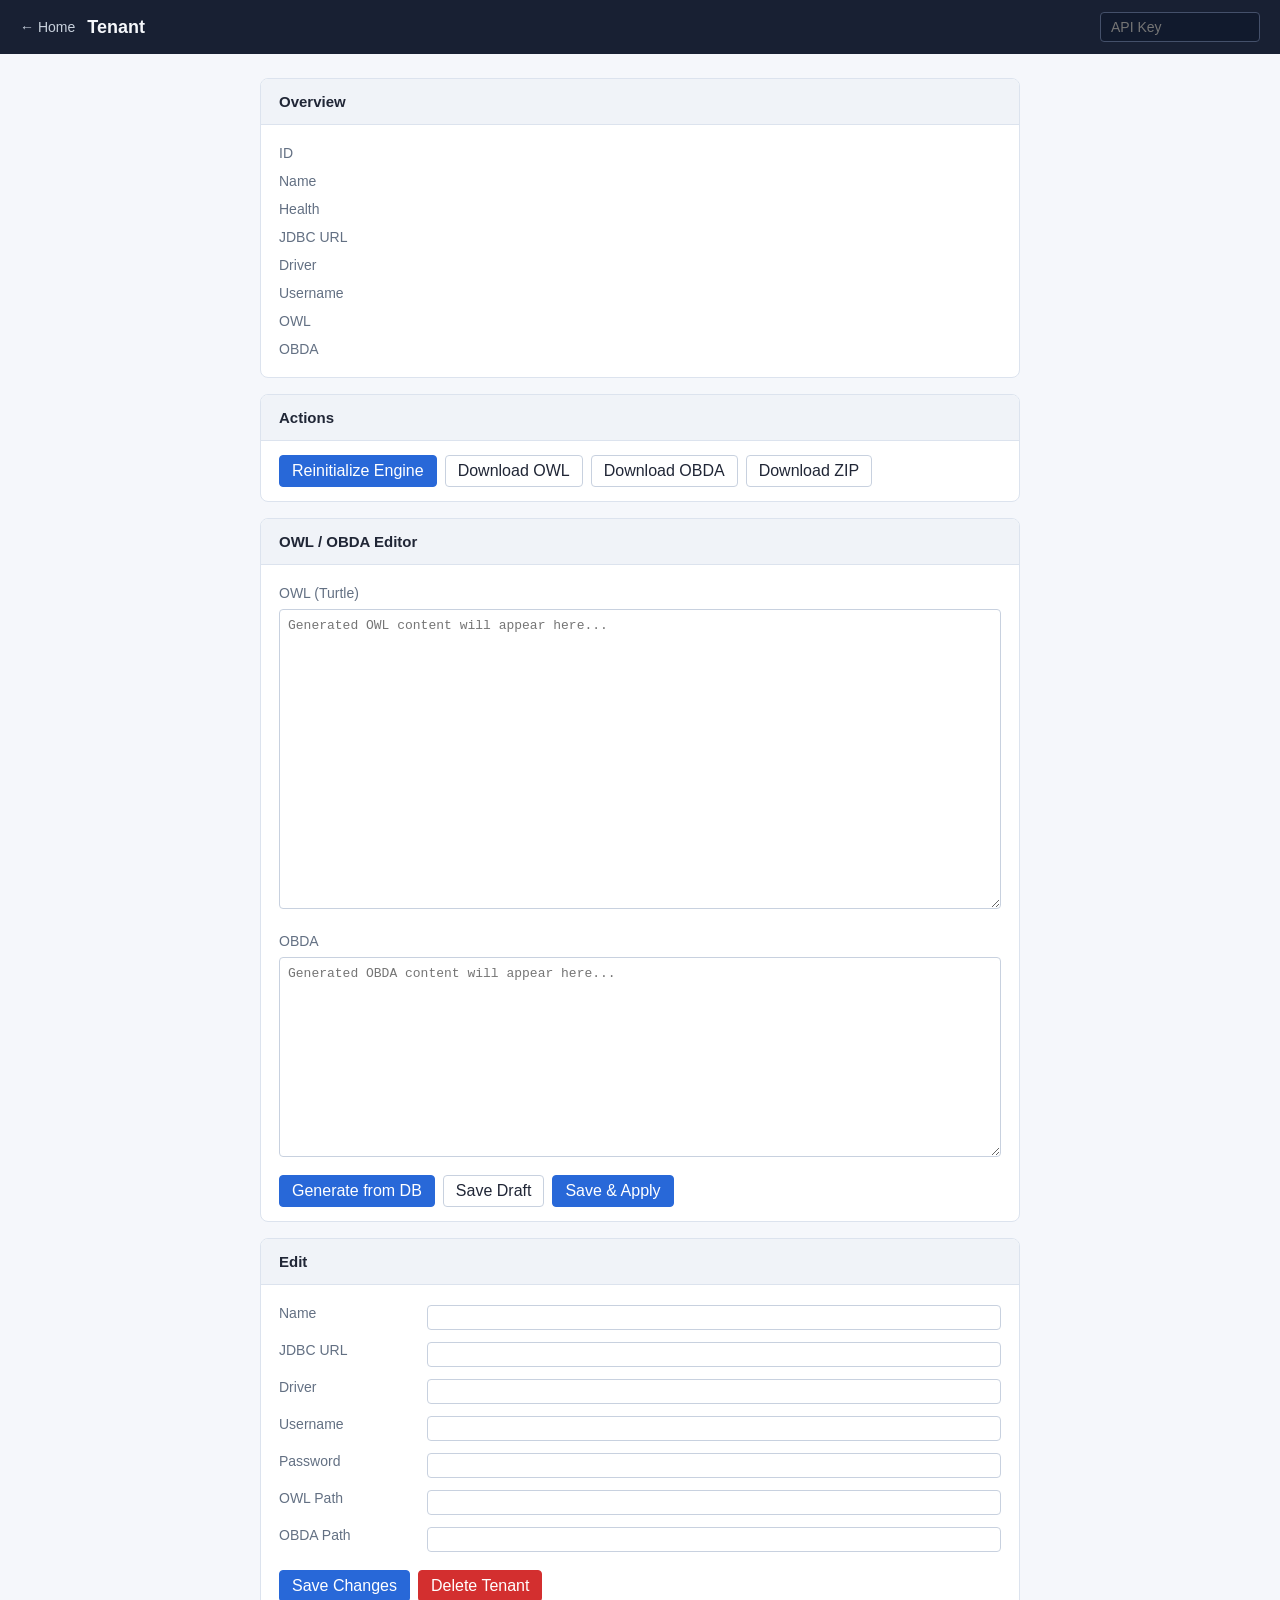
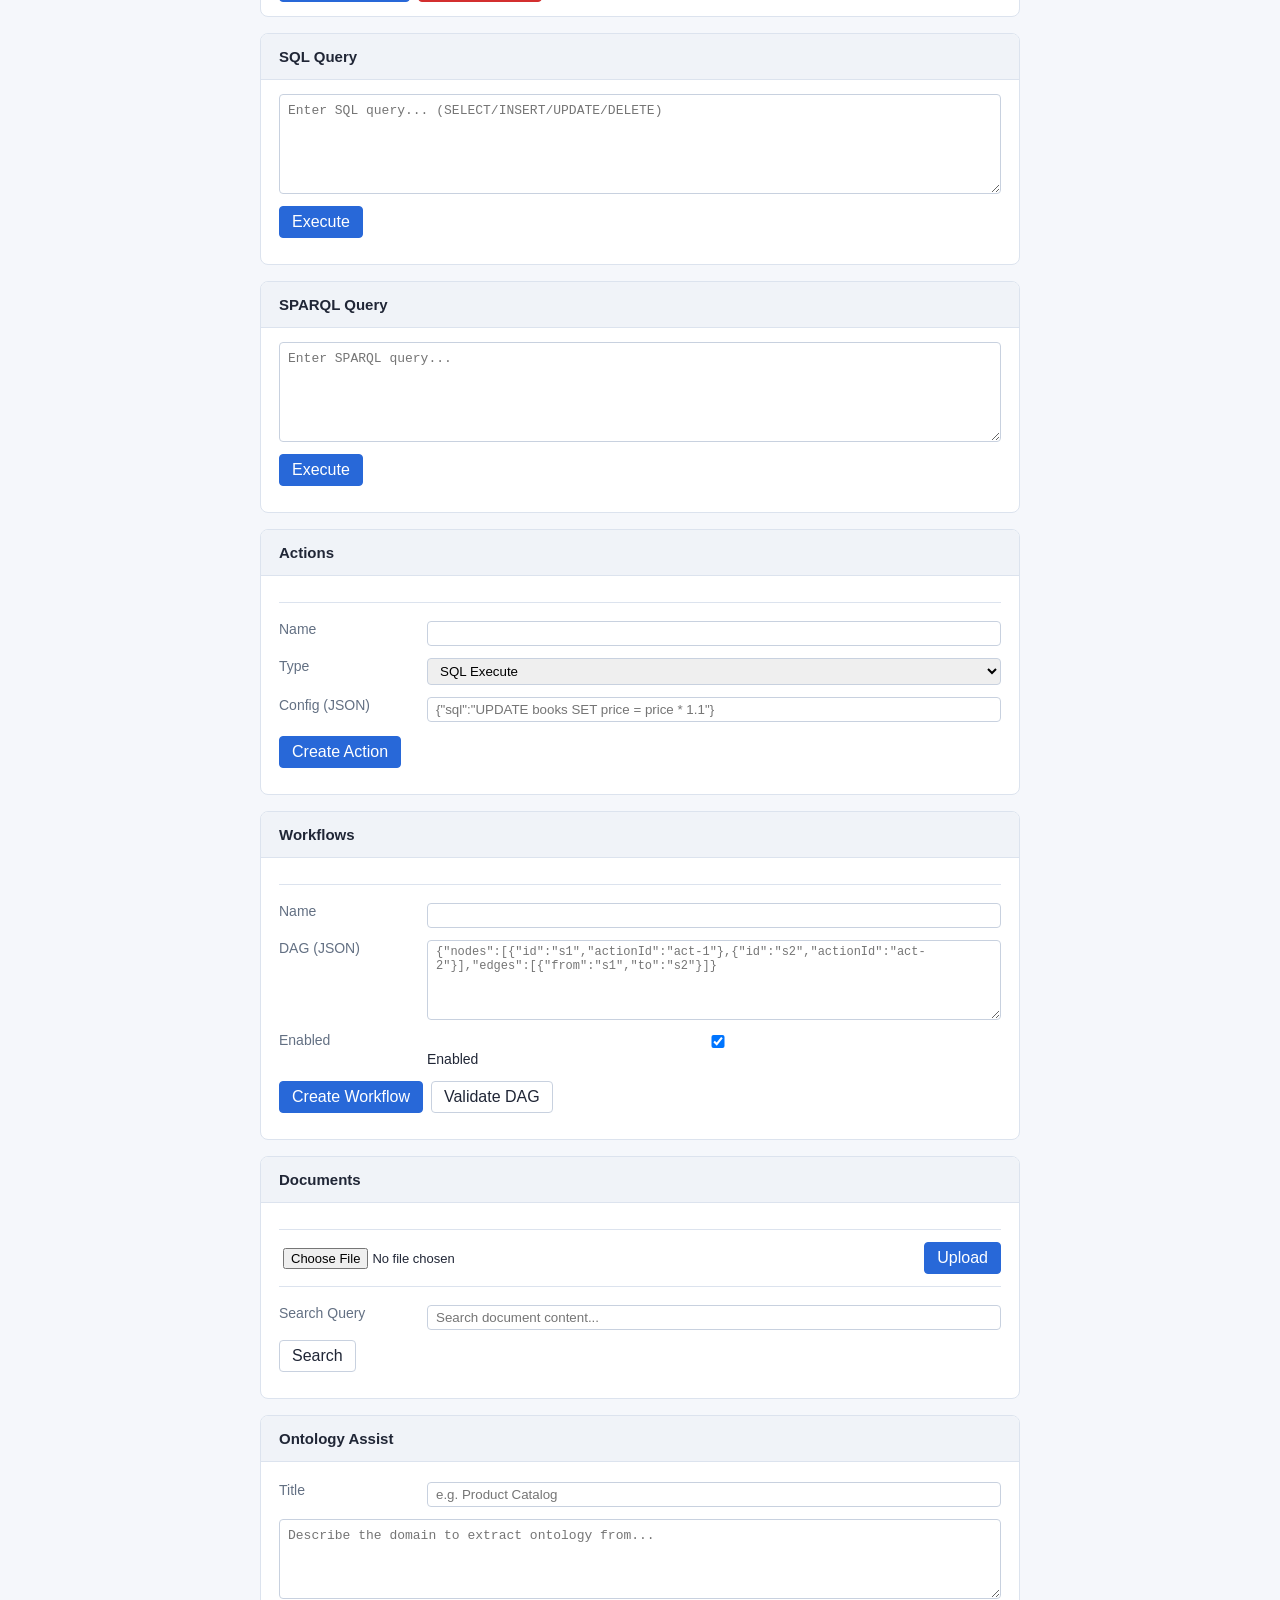
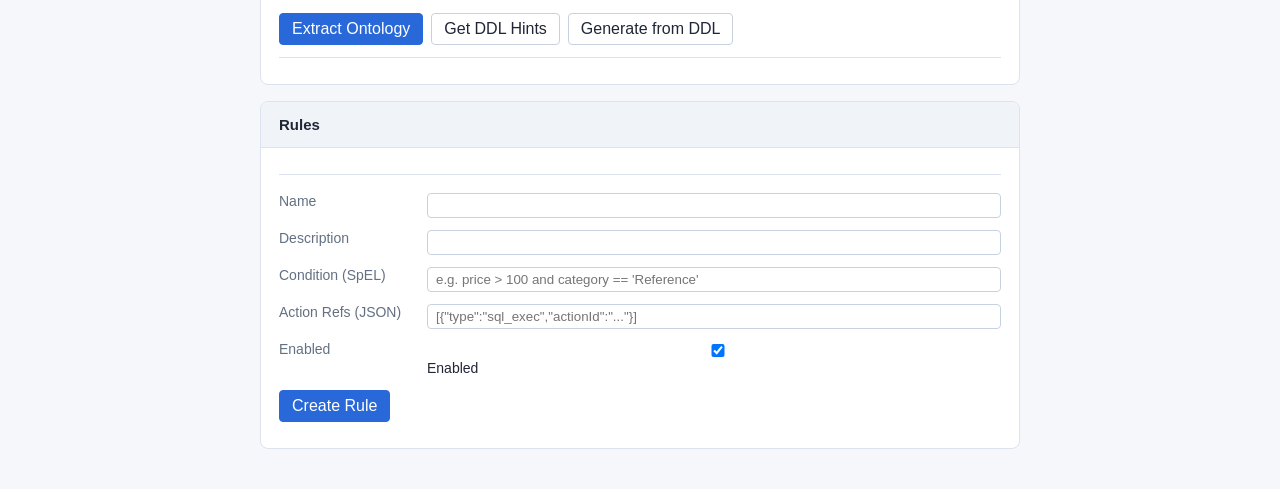
<file: src/main/resources/static/tenant/index.html>
<!DOCTYPE html>
<html lang="zh-CN">
<head>
<meta charset="UTF-8">
<meta name="viewport" content="width=device-width, initial-scale=1.0">
<title>Tenant Detail</title>
<style>
* { box-sizing: border-box; }
html, body { margin: 0; min-height: 100%; font-family: -apple-system, BlinkMacSystemFont, "Segoe UI", sans-serif; background: #f5f7fb; color: #202636; }
header { display: flex; align-items: center; gap: 12px; padding: 12px 20px; background: #182033; color: #f5f7fb; position: sticky; top: 0; z-index: 5; }
header h1 { font-size: 18px; margin: 0; }
header a { color: #c8d0dc; text-decoration: none; font-size: 14px; }
header a:hover { color: #fff; }
header input { padding: 6px 10px; border: 1px solid #44506a; border-radius: 4px; background: #111a2d; color: #f5f7fb; font-size: 14px; }
header button { padding: 6px 12px; border: 1px solid #2868d8; border-radius: 4px; background: #2868d8; color: #fff; cursor: pointer; }
main { max-width: 800px; margin: 0 auto; padding: 24px 20px; }
.card { background: #fff; border: 1px solid #dce3ee; border-radius: 8px; margin-bottom: 16px; overflow: hidden; }
.card h2 { margin: 0; padding: 14px 18px; font-size: 15px; background: #f0f3f8; border-bottom: 1px solid #dce3ee; }
.card-body { padding: 14px 18px; }
.field-row { display: grid; grid-template-columns: 140px 1fr; gap: 8px; padding: 6px 0; font-size: 14px; }
.field-row .label { color: #637083; font-weight: 500; }
.field-row input { width: 100%; padding: 4px 8px; border: 1px solid #c8d1df; border-radius: 4px; }
button { font: inherit; cursor: pointer; padding: 6px 12px; border: 1px solid #2868d8; border-radius: 4px; background: #2868d8; color: #fff; }
button.danger { background: #d32f2f; border-color: #d32f2f; }
button.secondary { background: #fff; color: #202636; border-color: #c8d1df; }
.toolbar { display: flex; gap: 8px; }
.status-badge { display: inline-block; padding: 2px 8px; border-radius: 10px; font-size: 11px; font-weight: 600; }
.status-up { background: #e8f5e9; color: #2e7d32; }
.status-down { background: #fce4ec; color: #c62828; }
.status-unknown { background: #fff3e0; color: #e65100; }
.toast { position: fixed; bottom: 20px; left: 50%; transform: translateX(-50%); background: #333; color: #fff; padding: 10px 20px; border-radius: 6px; font-size: 14px; z-index: 200; }
.toast.error { background: #c62828; }
a { color: #2868d8; text-decoration: none; }
a:hover { text-decoration: underline; }
</style>
</head>
<body>
<header>
  <a href="/">&#8592; Home</a>
  <h1 id="title">Tenant</h1>
  <input id="api-key" type="password" placeholder="API Key" autocomplete="off" style="width:160px;margin-left:auto;">
</header>
<main>
  <div class="card">
    <h2>Overview</h2>
    <div class="card-body">
      <div class="field-row"><span class="label">ID</span><span id="td-id"></span></div>
      <div class="field-row"><span class="label">Name</span><span id="td-name"></span></div>
      <div class="field-row"><span class="label">Health</span><span id="td-health"></span></div>
      <div class="field-row"><span class="label">JDBC URL</span><span id="td-jdbc-url" style="font-family:monospace;font-size:12px;word-break:break-all;"></span></div>
      <div class="field-row"><span class="label">Driver</span><span id="td-driver"></span></div>
      <div class="field-row"><span class="label">Username</span><span id="td-username"></span></div>
      <div class="field-row"><span class="label">OWL</span><span id="td-owl" style="font-family:monospace;font-size:12px;"></span></div>
      <div class="field-row"><span class="label">OBDA</span><span id="td-obda" style="font-family:monospace;font-size:12px;"></span></div>
    </div>
  </div>
  <div class="card">
    <h2>Actions</h2>
    <div class="card-body">
      <div class="toolbar">
        <button id="reinit-btn">Reinitialize Engine</button>
        <button id="gen-owl-btn" class="secondary">Download OWL</button>
        <button id="gen-obda-btn" class="secondary">Download OBDA</button>
        <button id="gen-mapping-btn" class="secondary">Download ZIP</button>
      </div>
    </div>
  </div>
  <div class="card">
    <h2>OWL / OBDA Editor</h2>
    <div class="card-body">
      <div class="field-row" style="grid-template-columns:1fr;">
        <label style="font-weight:500;color:#637083;">OWL (Turtle)</label>
        <textarea id="owl-editor" style="width:100%;min-height:300px;font-family:monospace;font-size:13px;padding:8px;border:1px solid #c8d1df;border-radius:4px;resize:vertical;" placeholder="Generated OWL content will appear here..."></textarea>
      </div>
      <div class="field-row" style="grid-template-columns:1fr;margin-top:12px;">
        <label style="font-weight:500;color:#637083;">OBDA</label>
        <textarea id="obda-editor" style="width:100%;min-height:200px;font-family:monospace;font-size:13px;padding:8px;border:1px solid #c8d1df;border-radius:4px;resize:vertical;" placeholder="Generated OBDA content will appear here..."></textarea>
      </div>
      <div class="toolbar" style="margin-top:12px;">
        <button id="gen-content-btn">Generate from DB</button>
        <button id="save-draft-btn" class="secondary">Save Draft</button>
        <button id="save-apply-btn" class="primary">Save & Apply</button>
      </div>
    </div>
  </div>
  <div class="card">
    <h2>Edit</h2>
    <div class="card-body">
      <div class="field-row"><span class="label">Name</span><input id="edit-name"></div>
      <div class="field-row"><span class="label">JDBC URL</span><input id="edit-jdbc-url"></div>
      <div class="field-row"><span class="label">Driver</span><input id="edit-driver"></div>
      <div class="field-row"><span class="label">Username</span><input id="edit-username"></div>
      <div class="field-row"><span class="label">Password</span><input id="edit-password" type="password"></div>
      <div class="field-row"><span class="label">OWL Path</span><input id="edit-owl"></div>
      <div class="field-row"><span class="label">OBDA Path</span><input id="edit-obda"></div>
      <div class="toolbar" style="margin-top:12px;">
        <button id="save-btn">Save Changes</button>
        <button id="delete-btn" class="danger">Delete Tenant</button>
      </div>
    </div>
  </div>
  <div class="card">
    <h2>SQL Query</h2>
    <div class="card-body">
      <textarea id="sql-input" style="width:100%;min-height:100px;font-family:monospace;font-size:13px;padding:8px;border:1px solid #c8d1df;border-radius:4px;resize:vertical;" placeholder="Enter SQL query... (SELECT/INSERT/UPDATE/DELETE)"></textarea>
      <div class="toolbar" style="margin-top:8px;">
        <button id="sql-exec-btn">Execute</button>
        <span id="sql-exec-time" style="font-size:12px;color:#637083;margin-left:8px;align-self:center;"></span>
      </div>
      <div id="sql-results" style="margin-top:12px;"></div>
    </div>
  </div>
  <div class="card">
    <h2>SPARQL Query</h2>
    <div class="card-body">
      <textarea id="sparql-input" style="width:100%;min-height:100px;font-family:monospace;font-size:13px;padding:8px;border:1px solid #c8d1df;border-radius:4px;resize:vertical;" placeholder="Enter SPARQL query..."></textarea>
      <div class="toolbar" style="margin-top:8px;">
        <button id="sparql-exec-btn">Execute</button>
        <span id="sparql-exec-time" style="font-size:12px;color:#637083;margin-left:8px;align-self:center;"></span>
      </div>
      <div id="sparql-results" style="margin-top:12px;"></div>
    </div>
  </div>
  <div class="card">
    <h2>Actions</h2>
    <div class="card-body">
      <div id="action-list"></div>
      <hr style="border:none;border-top:1px solid #dce3ee;margin:12px 0;">
      <div id="action-form">
        <div class="field-row"><span class="label">Name</span><input id="act-name"></div>
        <div class="field-row"><span class="label">Type</span>
          <select id="act-type" style="padding:4px 8px;border:1px solid #c8d1df;border-radius:4px;">
            <option value="sql_exec">SQL Execute</option>
            <option value="api_call">API Call</option>
            <option value="notification">Notification</option>
          </select>
        </div>
        <div class="field-row"><span class="label">Config (JSON)</span><input id="act-config" placeholder='{"sql":"UPDATE books SET price = price * 1.1"}'></div>
        <div class="toolbar" style="margin-top:8px;">
          <button id="act-save-btn">Create Action</button>
          <button id="act-cancel-btn" class="secondary" style="display:none;">Cancel</button>
        </div>
      </div>
      <div id="action-exec-result" style="margin-top:12px;"></div>
    </div>
  </div>
  <div class="card">
    <h2>Workflows</h2>
    <div class="card-body">
      <div id="workflow-list"></div>
      <hr style="border:none;border-top:1px solid #dce3ee;margin:12px 0;">
      <div id="workflow-form">
        <div class="field-row"><span class="label">Name</span><input id="wf-name"></div>
        <div class="field-row"><span class="label">DAG (JSON)</span><textarea id="wf-dag" style="width:100%;min-height:80px;font-family:monospace;font-size:12px;padding:4px 8px;border:1px solid #c8d1df;border-radius:4px;resize:vertical;" placeholder='{"nodes":[{"id":"s1","actionId":"act-1"},{"id":"s2","actionId":"act-2"}],"edges":[{"from":"s1","to":"s2"}]}'></textarea></div>
        <div class="field-row"><span class="label">Enabled</span><label><input id="wf-enabled" type="checkbox" checked> Enabled</label></div>
        <div class="toolbar" style="margin-top:8px;">
          <button id="wf-save-btn">Create Workflow</button>
          <button id="wf-cancel-btn" class="secondary" style="display:none;">Cancel</button>
          <button id="wf-validate-btn" class="secondary">Validate DAG</button>
        </div>
      </div>
      <div id="wf-exec-result" style="margin-top:12px;"></div>
    </div>
  </div>
  <div class="card">
    <h2>Documents</h2>
    <div class="card-body">
      <div id="doc-list"></div>
      <hr style="border:none;border-top:1px solid #dce3ee;margin:12px 0;">
      <div style="display:flex;gap:8px;align-items:center;">
        <input id="doc-file-input" type="file" style="flex:1;padding:4px;font-size:13px;">
        <button id="doc-upload-btn">Upload</button>
      </div>
      <hr style="border:none;border-top:1px solid #dce3ee;margin:12px 0;">
      <div class="field-row"><span class="label">Search Query</span><input id="doc-query-input" placeholder="Search document content..."></div>
      <div class="toolbar" style="margin-top:4px;">
        <button id="doc-query-btn" class="secondary">Search</button>
      </div>
      <div id="doc-query-results" style="margin-top:8px;"></div>
      <div id="doc-chunk-view" style="margin-top:12px;"></div>
    </div>
  </div>
  <div class="card">
    <h2>Ontology Assist</h2>
    <div class="card-body">
      <div class="field-row"><span class="label">Title</span><input id="oa-title" placeholder="e.g. Product Catalog"></div>
      <div class="field-row" style="grid-template-columns:1fr;">
        <textarea id="oa-description" style="width:100%;min-height:80px;font-family:monospace;font-size:13px;padding:8px;border:1px solid #c8d1df;border-radius:4px;resize:vertical;" placeholder="Describe the domain to extract ontology from..."></textarea>
      </div>
      <div class="toolbar" style="margin-top:8px;">
        <button id="oa-extract-btn">Extract Ontology</button>
        <button id="oa-ddl-btn" class="secondary">Get DDL Hints</button>
        <button id="oa-ddl-gen-btn" class="secondary">Generate from DDL</button>
      </div>
      <div id="oa-ddl-output" style="margin-top:8px;font-size:12px;white-space:pre-wrap;max-height:200px;overflow:auto;background:#f0f3f8;padding:8px;border-radius:4px;display:none;"></div>
      <hr style="border:none;border-top:1px solid #dce3ee;margin:12px 0;">
      <div id="oa-proposal-list"></div>
    </div>
  </div>
  <div class="card">
    <h2>Rules</h2>
    <div class="card-body">
      <div id="rule-list"></div>
      <hr style="border:none;border-top:1px solid #dce3ee;margin:12px 0;">
      <div id="rule-form">
        <div class="field-row"><span class="label">Name</span><input id="rule-name"></div>
        <div class="field-row"><span class="label">Description</span><input id="rule-desc"></div>
        <div class="field-row"><span class="label">Condition (SpEL)</span><input id="rule-condition" placeholder="e.g. price > 100 and category == 'Reference'"></div>
        <div class="field-row"><span class="label">Action Refs (JSON)</span><input id="rule-actions" placeholder='[{"type":"sql_exec","actionId":"..."}]'></div>
        <div class="field-row"><span class="label">Enabled</span><label><input id="rule-enabled" type="checkbox" checked> Enabled</label></div>
        <div class="toolbar" style="margin-top:8px;">
          <button id="rule-save-btn">Create Rule</button>
          <button id="rule-cancel-btn" class="secondary" style="display:none;">Cancel</button>
        </div>
      </div>
      <div id="rule-eval-result" style="margin-top:12px;"></div>
    </div>
  </div>
</main>

<script>
const API_BASE = '/api/v1';
const KEY_STORAGE = 'tenant-api-key';
const params = new URLSearchParams(window.location.search);
const tenantId = params.get('id');

function getApiKey() { return document.getElementById('api-key').value.trim(); }
function authHeaders(json) {
  const h = {};
  if (getApiKey()) h['X-API-Key'] = getApiKey();
  if (json) h['Content-Type'] = 'application/json';
  return h;
}
function toast(msg, err) {
  const e = document.createElement('div'); e.className = 'toast' + (err ? ' error' : ''); e.textContent = msg; document.body.appendChild(e); setTimeout(() => e.remove(), 3000);
}
function esc(s) { return String(s || '').replace(/&/g,'&amp;').replace(/</g,'&lt;').replace(/>/g,'&gt;').replace(/"/g,'&quot;'); }
async function api(url, opts) {
  const res = await fetch(url, opts);
  if (!res.ok) { let m = res.statusText; try { const b = await res.json(); m = b.message || b.error || m; } catch {} throw new Error(m); }
  if (res.status === 204) return null;
  return res.json();
}

document.getElementById('api-key').value = localStorage.getItem(KEY_STORAGE) || '';
document.getElementById('api-key').addEventListener('change', function () {
  localStorage.setItem(KEY_STORAGE, this.value.trim());
  loadTenant();
});

async function loadTenant() {
  if (!tenantId) { document.getElementById('title').textContent = 'No tenant specified'; return; }
  document.getElementById('title').textContent = 'Tenant: ' + tenantId;
  try {
    const t = await api(API_BASE + '/tenants/' + encodeURIComponent(tenantId), { headers: authHeaders(false) });
    document.getElementById('td-id').textContent = esc(t.id);
    document.getElementById('td-name').textContent = esc(t.name);
    const healthClass = t.health === 'up' ? 'status-up' : t.health === 'not_initialized' ? 'status-unknown' : 'status-down';
    document.getElementById('td-health').innerHTML = '<span class="status-badge ' + healthClass + '">' + esc(t.health) + '</span>';
    document.getElementById('td-jdbc-url').textContent = esc(t.jdbcUrl);
    document.getElementById('td-driver').textContent = esc(t.jdbcDriver);
    document.getElementById('td-username').textContent = esc(t.jdbcUsername);
    document.getElementById('td-owl').textContent = esc(t.owlPath);
    document.getElementById('td-obda').textContent = esc(t.obdaPath);
    document.getElementById('edit-name').value = t.name || '';
    document.getElementById('edit-jdbc-url').value = t.jdbcUrl || '';
    document.getElementById('edit-driver').value = t.jdbcDriver || '';
    document.getElementById('edit-username').value = t.jdbcUsername || '';
    document.getElementById('edit-password').value = '';
    document.getElementById('edit-owl').value = t.owlPath || '';
    document.getElementById('edit-obda').value = t.obdaPath || '';
    document.getElementById('owl-editor').value = t.owlContent || '';
    document.getElementById('obda-editor').value = t.obdaContent || '';
  } catch (e) { toast('Load failed: ' + e.message, true); }
}

document.getElementById('gen-content-btn').addEventListener('click', async () => {
  try {
    const data = await api(API_BASE + '/tenants/' + encodeURIComponent(tenantId) + '/generate', { method: 'POST', headers: authHeaders(true) });
    document.getElementById('owl-editor').value = data.owlContent || '';
    document.getElementById('obda-editor').value = data.obdaContent || '';
    toast('Generated from DB metadata');
  } catch (e) { toast(e.message, true); }
});

document.getElementById('save-draft-btn').addEventListener('click', async () => {
  const body = {
    owlContent: document.getElementById('owl-editor').value,
    obdaContent: document.getElementById('obda-editor').value
  };
  try {
    await api(API_BASE + '/tenants/' + encodeURIComponent(tenantId) + '/content', { method: 'PUT', headers: authHeaders(true), body: JSON.stringify(body) });
    toast('Saved');
  } catch (e) { toast(e.message, true); }
});

document.getElementById('save-apply-btn').addEventListener('click', async () => {
  const body = {
    owlContent: document.getElementById('owl-editor').value,
    obdaContent: document.getElementById('obda-editor').value
  };
  try {
    const result = await api(API_BASE + '/tenants/' + encodeURIComponent(tenantId) + '/apply', { method: 'POST', headers: authHeaders(true), body: JSON.stringify(body) });
    toast('Applied - Engine ' + (result.health || 'unknown'));
  } catch (e) { toast(e.message, true); }
  loadTenant();
});

document.getElementById('reinit-btn').addEventListener('click', async () => {
  try {
    const r = await api(API_BASE + '/tenants/' + encodeURIComponent(tenantId) + '/reinit', { method: 'POST', headers: authHeaders(false) });
    toast(r.status || 'Reinitialized');
  } catch (e) { toast(e.message, true); }
  loadTenant();
});

document.getElementById('gen-owl-btn').addEventListener('click', () => {
  window.open(API_BASE + '/tenants/' + encodeURIComponent(tenantId) + '/mapping/owl', '_blank');
});

document.getElementById('gen-obda-btn').addEventListener('click', () => {
  window.open(API_BASE + '/tenants/' + encodeURIComponent(tenantId) + '/mapping/obda', '_blank');
});

document.getElementById('gen-mapping-btn').addEventListener('click', () => {
  window.open(API_BASE + '/tenants/' + encodeURIComponent(tenantId) + '/generate-mapping', '_blank');
});

document.getElementById('save-btn').addEventListener('click', async () => {
  const body = {
    id: tenantId,
    name: document.getElementById('edit-name').value,
    jdbcUrl: document.getElementById('edit-jdbc-url').value,
    jdbcDriver: document.getElementById('edit-driver').value,
    jdbcUsername: document.getElementById('edit-username').value,
    jdbcPassword: document.getElementById('edit-password').value || '',
    owlPath: document.getElementById('edit-owl').value,
    obdaPath: document.getElementById('edit-obda').value
  };
  try {
    const r = await api(API_BASE + '/tenants/' + encodeURIComponent(tenantId), { method: 'PUT', headers: authHeaders(true), body: JSON.stringify(body) });
    toast(r.status || 'Saved');
  } catch (e) { toast(e.message, true); }
  loadTenant();
});

document.getElementById('delete-btn').addEventListener('click', async () => {
  if (!confirm('Delete tenant "' + tenantId + '"?')) return;
  try {
    await api(API_BASE + '/tenants/' + encodeURIComponent(tenantId), { method: 'DELETE', headers: authHeaders(false) });
    toast('Deleted');
    setTimeout(() => window.location.href = '/admin/', 1000);
  } catch (e) { toast(e.message, true); }
});

// SQL Query
document.getElementById('sql-exec-btn').addEventListener('click', async () => {
  const sql = document.getElementById('sql-input').value.trim();
  if (!sql) { toast('Enter a SQL query', true); return; }
  const resultsDiv = document.getElementById('sql-results');
  const execTime = document.getElementById('sql-exec-time');
  resultsDiv.innerHTML = '<em style="color:#637083;">Executing...</em>';
  execTime.textContent = '';
  try {
    const start = performance.now();
    const res = await fetch(API_BASE + '/tenants/' + encodeURIComponent(tenantId) + '/sql', {
      method: 'POST',
      headers: authHeaders(true),
      body: JSON.stringify({ sql: sql })
    });
    const elapsed = ((performance.now() - start) / 1000).toFixed(2);
    const data = await res.json();
    execTime.textContent = elapsed + 's (' + data.executionTimeMs + 'ms)';

    if (!data.success) {
      resultsDiv.innerHTML = '<div style="color:#c62828;">Error: ' + esc(data.error || data.message || 'Unknown') + '</div>';
      return;
    }

    if (data.columns && data.columns.length === 1 && data.columns[0] === 'affected_rows') {
      resultsDiv.innerHTML = '<div style="padding:16px;text-align:center;font-size:14px;">Query OK, ' + data.rowCount + ' row(s) affected</div>';
    } else if (data.columns && data.rows) {
      const cols = data.columns;
      const rows = data.rows;
      let html = '<div style="font-size:12px;color:#637083;margin-bottom:6px;">' + data.rowCount + ' row(s)</div>';
      html += '<table style="width:100%;border-collapse:collapse;font-size:13px;"><thead><tr style="background:#f0f3f8;">';
      cols.forEach(c => { html += '<th style="padding:6px 10px;text-align:left;border-bottom:2px solid #dce3ee;white-space:nowrap;">' + esc(c) + '</th>'; });
      html += '</tr></thead><tbody>';
      rows.forEach(r => {
        html += '<tr>';
        cols.forEach(c => { html += '<td style="padding:4px 10px;border-bottom:1px solid #eef2f7;max-width:300px;overflow:hidden;text-overflow:ellipsis;">' + esc(r[c]) + '</td>'; });
        html += '</tr>';
      });
      html += '</tbody></table>';
      resultsDiv.innerHTML = html;
    } else {
      resultsDiv.innerHTML = '<em style="color:#637083;">No results</em>';
    }
  } catch (e) { resultsDiv.innerHTML = '<div style="color:#c62828;">Error: ' + esc(e.message) + '</div>'; }
});

// SPARQL Query
document.getElementById('sparql-exec-btn').addEventListener('click', async () => {
  const sparql = document.getElementById('sparql-input').value.trim();
  if (!sparql) { toast('Enter a SPARQL query', true); return; }
  const resultsDiv = document.getElementById('sparql-results');
  const execTime = document.getElementById('sparql-exec-time');
  resultsDiv.innerHTML = '<em style="color:#637083;">Executing...</em>';
  execTime.textContent = '';
  try {
    const start = performance.now();
    const body = JSON.stringify({ query: sparql });
    const res = await fetch(API_BASE + '/tenants/' + encodeURIComponent(tenantId) + '/sparql', {
      method: 'POST',
      headers: authHeaders(true),
      body: body
    });
    const elapsed = ((performance.now() - start) / 1000).toFixed(2);
    if (!res.ok) {
      const err = await res.json();
      resultsDiv.innerHTML = '<div style="color:#c62828;">Error: ' + esc(err.message || err.error || res.statusText) + '</div>';
      return;
    }
    const data = await res.json();
    execTime.textContent = elapsed + 's';

    if (data.queryType === 'BOOLEAN' || data.booleanQueryResult !== undefined) {
      const val = data.booleanQueryResult;
      resultsDiv.innerHTML = '<div style="text-align:center;padding:20px;"><span class="status-badge ' + (val ? 'status-up' : 'status-down') + '" style="font-size:18px;padding:6px 20px;">' + val + '</span></div>';
    } else if (data.graphModel) {
      let html = '<table style="width:100%;border-collapse:collapse;font-size:13px;"><thead><tr style="background:#f0f3f8;"><th style="padding:6px 10px;text-align:left;border-bottom:2px solid #dce3ee;">Triples</th></tr></thead><tbody>';
      const count = Array.isArray(data.graphModel) ? data.graphModel.length : (data.graphModel || '').split('\n').filter(l => l.trim()).length;
      html += '<tr><td style="padding:8px 10px;border-bottom:1px solid #eef2f7;">' + count + ' triples</td></tr>';
      html += '</tbody></table>';
      resultsDiv.innerHTML = html;
    } else if (data.variables && data.results) {
      const vars = data.variables;
      const rows = data.results;
      let html = '<div style="font-size:12px;color:#637083;margin-bottom:6px;">' + rows.length + ' row(s)</div>';
      html += '<table style="width:100%;border-collapse:collapse;font-size:13px;"><thead><tr style="background:#f0f3f8;">';
      vars.forEach(v => { html += '<th style="padding:6px 10px;text-align:left;border-bottom:2px solid #dce3ee;white-space:nowrap;">' + esc(v) + '</th>'; });
      html += '</tr></thead><tbody>';
      rows.forEach(r => {
        html += '<tr>';
        vars.forEach(v => { html += '<td style="padding:4px 10px;border-bottom:1px solid #eef2f7;max-width:300px;overflow:hidden;text-overflow:ellipsis;">' + esc(r[v]) + '</td>'; });
        html += '</tr>';
      });
      html += '</tbody></table>';
      resultsDiv.innerHTML = html;
    } else {
      resultsDiv.innerHTML = '<em style="color:#637083;">No results</em>';
    }
  } catch (e) { resultsDiv.innerHTML = '<div style="color:#c62828;">Error: ' + esc(e.message) + '</div>'; }
});

// Actions
let editingActionId = null;

async function loadActions() {
  const listDiv = document.getElementById('action-list');
  try {
    const actions = await api(API_BASE + '/tenants/' + encodeURIComponent(tenantId) + '/actions', { headers: authHeaders(false) });
    if (!actions || actions.length === 0) {
      listDiv.innerHTML = '<em style="color:#637083;">No actions defined yet.</em>';
      return;
    }
    let html = '<table style="width:100%;border-collapse:collapse;font-size:13px;"><thead><tr style="background:#f0f3f8;">';
    html += '<th style="padding:6px 10px;text-align:left;border-bottom:2px solid #dce3ee;">Name</th>';
    html += '<th style="padding:6px 10px;text-align:left;border-bottom:2px solid #dce3ee;">Type</th>';
    html += '<th style="padding:6px 10px;text-align:center;border-bottom:2px solid #dce3ee;">Actions</th>';
    html += '</tr></thead><tbody>';
    actions.forEach(a => {
      html += '<tr>';
      html += '<td style="padding:4px 10px;border-bottom:1px solid #eef2f7;">' + esc(a.name) + '</td>';
      html += '<td style="padding:4px 10px;border-bottom:1px solid #eef2f7;"><span class="status-badge status-up">' + esc(a.type) + '</span></td>';
      html += '<td style="padding:4px 10px;border-bottom:1px solid #eef2f7;text-align:center;">';
      html += '<button class="secondary" style="padding:2px 8px;font-size:12px;" onclick="editAction(\'' + a.id + '\')">Edit</button> ';
      html += '<button class="secondary" style="padding:2px 8px;font-size:12px;" onclick="executeAction(\'' + a.id + '\', false)">Run</button> ';
      html += '<button class="secondary" style="padding:2px 8px;font-size:12px;" onclick="executeAction(\'' + a.id + '\', true)">DryRun</button> ';
      html += '<button class="danger" style="padding:2px 8px;font-size:12px;" onclick="deleteAction(\'' + a.id + '\')">Del</button>';
      html += '</td></tr>';
    });
    html += '</tbody></table>';
    listDiv.innerHTML = html;
  } catch (e) { listDiv.innerHTML = '<em style="color:#c62828;">Failed to load actions: ' + esc(e.message) + '</em>'; }
}

async function editAction(actionId) {
  try {
    const a = await api(API_BASE + '/tenants/' + encodeURIComponent(tenantId) + '/actions/' + actionId, { headers: authHeaders(false) });
    document.getElementById('act-name').value = a.name || '';
    document.getElementById('act-type').value = a.type || 'sql_exec';
    document.getElementById('act-config').value = a.configJson || '';
    document.getElementById('act-save-btn').textContent = 'Update Action';
    document.getElementById('act-cancel-btn').style.display = '';
    editingActionId = actionId;
  } catch (e) { toast(e.message, true); }
}

function clearActionForm() {
  document.getElementById('act-name').value = '';
  document.getElementById('act-type').value = 'sql_exec';
  document.getElementById('act-config').value = '';
  document.getElementById('act-save-btn').textContent = 'Create Action';
  document.getElementById('act-cancel-btn').style.display = 'none';
  editingActionId = null;
}

document.getElementById('act-save-btn').addEventListener('click', async () => {
  const body = {
    name: document.getElementById('act-name').value,
    type: document.getElementById('act-type').value,
    configJson: document.getElementById('act-config').value
  };
  try {
    if (editingActionId) {
      await api(API_BASE + '/tenants/' + encodeURIComponent(tenantId) + '/actions/' + editingActionId, { method: 'PUT', headers: authHeaders(true), body: JSON.stringify(body) });
      toast('Action updated');
    } else {
      await api(API_BASE + '/tenants/' + encodeURIComponent(tenantId) + '/actions', { method: 'POST', headers: authHeaders(true), body: JSON.stringify(body) });
      toast('Action created');
    }
    clearActionForm();
    loadActions();
  } catch (e) { toast(e.message, true); }
});

document.getElementById('act-cancel-btn').addEventListener('click', clearActionForm);

async function executeAction(actionId, dryRun) {
  const execDiv = document.getElementById('action-exec-result');
  execDiv.innerHTML = '<em style="color:#637083;">Executing...</em>';
  try {
    const result = await api(API_BASE + '/tenants/' + encodeURIComponent(tenantId) + '/actions/' + actionId + '/execute?dryRun=' + dryRun, { method: 'POST', headers: authHeaders(false) });
    let html = '<div style="padding:10px;border:1px solid #dce3ee;border-radius:4px;background:#fafbfd;">';
    html += '<div><strong>Status:</strong> <span class="status-badge ' + (result.success ? 'status-up' : 'status-down') + '">' + (result.success ? 'OK' : 'FAIL') + '</span></div>';
    html += '<div style="margin-top:4px;"><strong>Message:</strong> ' + esc(result.message) + '</div>';
    if (result.details) {
      html += '<pre style="margin-top:6px;font-size:12px;background:#f0f3f8;padding:8px;border-radius:4px;max-height:300px;overflow:auto;">' + esc(JSON.stringify(result.details, null, 2)) + '</pre>';
    }
    html += '</div>';
    execDiv.innerHTML = html;
  } catch (e) { execDiv.innerHTML = '<div style="color:#c62828;">Error: ' + esc(e.message) + '</div>'; }
}

async function deleteAction(actionId) {
  if (!confirm('Delete action "' + actionId + '"?')) return;
  try {
    await api(API_BASE + '/tenants/' + encodeURIComponent(tenantId) + '/actions/' + actionId, { method: 'DELETE', headers: authHeaders(false) });
    toast('Action deleted');
    loadActions();
  } catch (e) { toast(e.message, true); }
}

// Workflows
let editingWfId = null;

async function loadWorkflows() {
  const listDiv = document.getElementById('workflow-list');
  try {
    const wfs = await api(API_BASE + '/tenants/' + encodeURIComponent(tenantId) + '/workflows', { headers: authHeaders(false) });
    if (!wfs || wfs.length === 0) {
      listDiv.innerHTML = '<em style="color:#637083;">No workflows defined yet.</em>';
      return;
    }
    let html = '<table style="width:100%;border-collapse:collapse;font-size:13px;"><thead><tr style="background:#f0f3f8;">';
    html += '<th style="padding:6px 10px;text-align:left;border-bottom:2px solid #dce3ee;">Name</th>';
    html += '<th style="padding:6px 10px;text-align:center;border-bottom:2px solid #dce3ee;">Nodes</th>';
    html += '<th style="padding:6px 10px;text-align:center;border-bottom:2px solid #dce3ee;">Enabled</th>';
    html += '<th style="padding:6px 10px;text-align:center;border-bottom:2px solid #dce3ee;">Actions</th>';
    html += '</tr></thead><tbody>';
    wfs.forEach(w => {
      let nodeCount = 0;
      try { const d = JSON.parse(w.dagJson || '{}'); nodeCount = (d.nodes || []).length; } catch {}
      html += '<tr>';
      html += '<td style="padding:4px 10px;border-bottom:1px solid #eef2f7;">' + esc(w.name) + '</td>';
      html += '<td style="padding:4px 10px;border-bottom:1px solid #eef2f7;text-align:center;">' + nodeCount + '</td>';
      html += '<td style="padding:4px 10px;border-bottom:1px solid #eef2f7;text-align:center;"><span class="status-badge ' + (w.enabled ? 'status-up' : 'status-down') + '">' + (w.enabled ? 'ON' : 'OFF') + '</span></td>';
      html += '<td style="padding:4px 10px;border-bottom:1px solid #eef2f7;text-align:center;">';
      html += '<button class="secondary" style="padding:2px 8px;font-size:12px;" onclick="editWorkflow(\'' + w.id + '\')">Edit</button> ';
      html += '<button class="secondary" style="padding:2px 8px;font-size:12px;" onclick="executeWorkflow(\'' + w.id + '\')">Run</button> ';
      html += '<button class="danger" style="padding:2px 8px;font-size:12px;" onclick="deleteWorkflow(\'' + w.id + '\')">Del</button>';
      html += '</td></tr>';
    });
    html += '</tbody></table>';
    listDiv.innerHTML = html;
  } catch (e) { listDiv.innerHTML = '<em style="color:#c62828;">Failed to load workflows: ' + esc(e.message) + '</em>'; }
}

async function editWorkflow(wfId) {
  try {
    const w = await api(API_BASE + '/tenants/' + encodeURIComponent(tenantId) + '/workflows/' + wfId, { headers: authHeaders(false) });
    document.getElementById('wf-name').value = w.name || '';
    document.getElementById('wf-dag').value = w.dagJson || '';
    document.getElementById('wf-enabled').checked = w.enabled;
    document.getElementById('wf-save-btn').textContent = 'Update Workflow';
    document.getElementById('wf-cancel-btn').style.display = '';
    editingWfId = wfId;
  } catch (e) { toast(e.message, true); }
}

function clearWfForm() {
  document.getElementById('wf-name').value = '';
  document.getElementById('wf-dag').value = '';
  document.getElementById('wf-enabled').checked = true;
  document.getElementById('wf-save-btn').textContent = 'Create Workflow';
  document.getElementById('wf-cancel-btn').style.display = 'none';
  editingWfId = null;
  document.getElementById('wf-exec-result').innerHTML = '';
}

document.getElementById('wf-save-btn').addEventListener('click', async () => {
  const body = {
    name: document.getElementById('wf-name').value,
    dagJson: document.getElementById('wf-dag').value,
    enabled: document.getElementById('wf-enabled').checked
  };
  try {
    if (editingWfId) {
      await api(API_BASE + '/tenants/' + encodeURIComponent(tenantId) + '/workflows/' + editingWfId, { method: 'PUT', headers: authHeaders(true), body: JSON.stringify(body) });
      toast('Workflow updated');
    } else {
      await api(API_BASE + '/tenants/' + encodeURIComponent(tenantId) + '/workflows', { method: 'POST', headers: authHeaders(true), body: JSON.stringify(body) });
      toast('Workflow created');
    }
    clearWfForm();
    loadWorkflows();
  } catch (e) { toast(e.message, true); }
});

document.getElementById('wf-cancel-btn').addEventListener('click', clearWfForm);

document.getElementById('wf-validate-btn').addEventListener('click', async () => {
  const dagJson = document.getElementById('wf-dag').value;
  try {
    const result = await api(API_BASE + '/tenants/' + encodeURIComponent(tenantId) + '/workflows/validate', { method: 'POST', headers: authHeaders(true), body: JSON.stringify({ dagJson: dagJson }) });
    toast(result.valid ? 'DAG is valid' : 'DAG invalid: ' + (result.message || 'unknown'), !result.valid);
  } catch (e) { toast(e.message, true); }
});

async function executeWorkflow(wfId) {
  const execDiv = document.getElementById('wf-exec-result');
  execDiv.innerHTML = '<em style="color:#637083;">Executing...</em>';
  try {
    const result = await api(API_BASE + '/tenants/' + encodeURIComponent(tenantId) + '/workflows/' + wfId + '/execute', { method: 'POST', headers: authHeaders(false) });
    let html = '<div style="padding:10px;border:1px solid #dce3ee;border-radius:4px;background:#fafbfd;">';
    html += '<div><strong>Status:</strong> <span class="status-badge ' + (result.success ? 'status-up' : 'status-down') + '">' + (result.success ? 'OK' : 'FAIL') + '</span>';
    html += ' ' + esc(result.message) + '</div>';
    if (result.steps) {
      html += '<hr style="border:none;border-top:1px solid #dce3ee;margin:8px 0;"><strong>Steps:</strong><table style="width:100%;border-collapse:collapse;font-size:12px;margin-top:4px;"><thead><tr style="background:#f0f3f8;"><th style="padding:4px 8px;text-align:left;border-bottom:1px solid #dce3ee;">Node</th><th style="padding:4px 8px;text-align:left;border-bottom:1px solid #dce3ee;">Action</th><th style="padding:4px 8px;text-align:center;border-bottom:1px solid #dce3ee;">Result</th><th style="padding:4px 8px;text-align:left;border-bottom:1px solid #dce3ee;">Message</th></tr></thead><tbody>';
      result.steps.forEach(s => {
        html += '<tr><td style="padding:3px 8px;border-bottom:1px solid #eef2f7;">' + esc(s.nodeId) + '</td>';
        html += '<td style="padding:3px 8px;border-bottom:1px solid #eef2f7;">' + esc(s.actionId) + '</td>';
        html += '<td style="padding:3px 8px;border-bottom:1px solid #eef2f7;text-align:center;"><span class="status-badge ' + (s.success ? 'status-up' : 'status-down') + '">' + (s.success ? 'OK' : 'FAIL') + '</span></td>';
        html += '<td style="padding:3px 8px;border-bottom:1px solid #eef2f7;">' + esc(s.message) + '</td></tr>';
      });
      html += '</tbody></table>';
    }
    html += '</div>';
    execDiv.innerHTML = html;
  } catch (e) { execDiv.innerHTML = '<div style="color:#c62828;">Error: ' + esc(e.message) + '</div>'; }
}

async function deleteWorkflow(wfId) {
  if (!confirm('Delete workflow "' + wfId + '"?')) return;
  try {
    await api(API_BASE + '/tenants/' + encodeURIComponent(tenantId) + '/workflows/' + wfId, { method: 'DELETE', headers: authHeaders(false) });
    toast('Workflow deleted');
    loadWorkflows();
  } catch (e) { toast(e.message, true); }
}

// Rules
let editingRuleId = null;

async function loadRules() {
  const listDiv = document.getElementById('rule-list');
  try {
    const rules = await api(API_BASE + '/tenants/' + encodeURIComponent(tenantId) + '/rules', { headers: authHeaders(false) });
    if (!rules || rules.length === 0) {
      listDiv.innerHTML = '<em style="color:#637083;">No rules defined yet.</em>';
      return;
    }
    let html = '<table style="width:100%;border-collapse:collapse;font-size:13px;"><thead><tr style="background:#f0f3f8;">';
    html += '<th style="padding:6px 10px;text-align:left;border-bottom:2px solid #dce3ee;">Name</th>';
    html += '<th style="padding:6px 10px;text-align:left;border-bottom:2px solid #dce3ee;">Condition</th>';
    html += '<th style="padding:6px 10px;text-align:center;border-bottom:2px solid #dce3ee;">Enabled</th>';
    html += '<th style="padding:6px 10px;text-align:center;border-bottom:2px solid #dce3ee;">Actions</th>';
    html += '</tr></thead><tbody>';
    rules.forEach(r => {
      html += '<tr>';
      html += '<td style="padding:4px 10px;border-bottom:1px solid #eef2f7;">' + esc(r.name) + '</td>';
      html += '<td style="padding:4px 10px;border-bottom:1px solid #eef2f7;font-family:monospace;font-size:12px;">' + esc(r.conditionExpr) + '</td>';
      html += '<td style="padding:4px 10px;border-bottom:1px solid #eef2f7;text-align:center;"><span class="status-badge ' + (r.enabled ? 'status-up' : 'status-down') + '">' + (r.enabled ? 'ON' : 'OFF') + '</span></td>';
      html += '<td style="padding:4px 10px;border-bottom:1px solid #eef2f7;text-align:center;">';
      html += '<button class="secondary" style="padding:2px 8px;font-size:12px;" onclick="editRule(\'' + r.id + '\')">Edit</button> ';
      html += '<button class="secondary" style="padding:2px 8px;font-size:12px;" onclick="toggleRule(\'' + r.id + '\')">Toggle</button> ';
      html += '<button class="secondary" style="padding:2px 8px;font-size:12px;" onclick="evaluateRule(\'' + r.id + '\')">Eval</button> ';
      html += '<button class="danger" style="padding:2px 8px;font-size:12px;" onclick="deleteRule(\'' + r.id + '\')">Del</button>';
      html += '</td></tr>';
    });
    html += '</tbody></table>';
    listDiv.innerHTML = html;
  } catch (e) { listDiv.innerHTML = '<em style="color:#c62828;">Failed to load rules: ' + esc(e.message) + '</em>'; }
}

async function editRule(ruleId) {
  try {
    const r = await api(API_BASE + '/tenants/' + encodeURIComponent(tenantId) + '/rules/' + ruleId, { headers: authHeaders(false) });
    document.getElementById('rule-name').value = r.name || '';
    document.getElementById('rule-desc').value = r.description || '';
    document.getElementById('rule-condition').value = r.conditionExpr || '';
    document.getElementById('rule-actions').value = r.actionRefs || '';
    document.getElementById('rule-enabled').checked = r.enabled;
    document.getElementById('rule-save-btn').textContent = 'Update Rule';
    document.getElementById('rule-cancel-btn').style.display = '';
    editingRuleId = ruleId;
  } catch (e) { toast(e.message, true); }
}

function cancelRuleEdit() {
  clearRuleForm();
}

function clearRuleForm() {
  document.getElementById('rule-name').value = '';
  document.getElementById('rule-desc').value = '';
  document.getElementById('rule-condition').value = '';
  document.getElementById('rule-actions').value = '';
  document.getElementById('rule-enabled').checked = true;
  document.getElementById('rule-save-btn').textContent = 'Create Rule';
  document.getElementById('rule-cancel-btn').style.display = 'none';
  editingRuleId = null;
}

document.getElementById('rule-save-btn').addEventListener('click', async () => {
  const body = {
    name: document.getElementById('rule-name').value,
    description: document.getElementById('rule-desc').value,
    conditionExpr: document.getElementById('rule-condition').value,
    actionRefs: document.getElementById('rule-actions').value,
    enabled: document.getElementById('rule-enabled').checked
  };
  try {
    if (editingRuleId) {
      await api(API_BASE + '/tenants/' + encodeURIComponent(tenantId) + '/rules/' + editingRuleId, { method: 'PUT', headers: authHeaders(true), body: JSON.stringify(body) });
      toast('Rule updated');
    } else {
      await api(API_BASE + '/tenants/' + encodeURIComponent(tenantId) + '/rules', { method: 'POST', headers: authHeaders(true), body: JSON.stringify(body) });
      toast('Rule created');
    }
    clearRuleForm();
    loadRules();
  } catch (e) { toast(e.message, true); }
});

document.getElementById('rule-cancel-btn').addEventListener('click', cancelRuleEdit);

async function toggleRule(ruleId) {
  try {
    await api(API_BASE + '/tenants/' + encodeURIComponent(tenantId) + '/rules/' + ruleId + '/toggle', { method: 'PATCH', headers: authHeaders(false) });
    loadRules();
  } catch (e) { toast(e.message, true); }
}

async function evaluateRule(ruleId) {
  const ctxStr = prompt('Enter evaluation context as JSON (e.g. {"price":150,"category":"Reference"}):', '{}');
  if (ctxStr === null) return;
  let ctx;
  try { ctx = JSON.parse(ctxStr); } catch { toast('Invalid JSON', true); return; }
  try {
    const result = await api(API_BASE + '/tenants/' + encodeURIComponent(tenantId) + '/rules/' + ruleId + '/evaluate', { method: 'POST', headers: authHeaders(true), body: JSON.stringify(ctx) });
    const evalDiv = document.getElementById('rule-eval-result');
    let html = '<div style="padding:10px;border:1px solid #dce3ee;border-radius:4px;background:#fafbfd;">';
    html += '<div><strong>Result:</strong> <span class="status-badge ' + (result.passed ? 'status-up' : 'status-down') + '">' + result.passed + '</span></div>';
    html += '<div style="margin-top:6px;"><strong>Trace:</strong></div>';
    html += '<ul style="margin:4px 0 0 0;font-size:13px;font-family:monospace;">';
    (result.trace || []).forEach(t => { html += '<li>' + esc(t) + '</li>'; });
    html += '</ul></div>';
    evalDiv.innerHTML = html;
  } catch (e) { toast(e.message, true); }
}

async function deleteRule(ruleId) {
  if (!confirm('Delete rule "' + ruleId + '"?')) return;
  try {
    await api(API_BASE + '/tenants/' + encodeURIComponent(tenantId) + '/rules/' + ruleId, { method: 'DELETE', headers: authHeaders(false) });
    toast('Rule deleted');
    loadRules();
  } catch (e) { toast(e.message, true); }
}

// Ontology Assist
async function loadProposals() {
  const listDiv = document.getElementById('oa-proposal-list');
  try {
    const proposals = await api(API_BASE + '/tenants/' + encodeURIComponent(tenantId) + '/ontology-assist/proposals', { headers: authHeaders(false) });
    if (!proposals || proposals.length === 0) {
      listDiv.innerHTML = '<em style="color:#637083;">No ontology proposals yet.</em>';
      return;
    }
    let html = '<table style="width:100%;border-collapse:collapse;font-size:13px;"><thead><tr style="background:#f0f3f8;">';
    html += '<th style="padding:6px 10px;text-align:left;border-bottom:2px solid #dce3ee;">Title</th>';
    html += '<th style="padding:6px 10px;text-align:left;border-bottom:2px solid #dce3ee;">Source</th>';
    html += '<th style="padding:6px 10px;text-align:center;border-bottom:2px solid #dce3ee;">Status</th>';
    html += '<th style="padding:6px 10px;text-align:center;border-bottom:2px solid #dce3ee;">Actions</th>';
    html += '</tr></thead><tbody>';
    proposals.forEach(p => {
      html += '<tr>';
      html += '<td style="padding:4px 10px;border-bottom:1px solid #eef2f7;">' + esc(p.title) + '</td>';
      html += '<td style="padding:4px 10px;border-bottom:1px solid #eef2f7;"><span class="status-badge status-unknown">' + esc(p.source) + '</span></td>';
      html += '<td style="padding:4px 10px;border-bottom:1px solid #eef2f7;text-align:center;"><span class="status-badge ' + (p.status === 'applied' ? 'status-up' : p.status === 'rejected' ? 'status-down' : 'status-unknown') + '">' + esc(p.status) + '</span></td>';
      html += '<td style="padding:4px 10px;border-bottom:1px solid #eef2f7;text-align:center;">';
      if (p.status === 'draft') {
        html += '<button class="secondary" style="padding:2px 8px;font-size:12px;" onclick="applyProposal(\'' + p.id + '\')">Apply</button> ';
        html += '<button class="secondary" style="padding:2px 8px;font-size:12px;" onclick="rejectProposal(\'' + p.id + '\')">Reject</button> ';
      }
      html += '<button class="danger" style="padding:2px 8px;font-size:12px;" onclick="deleteProposal(\'' + p.id + '\')">Del</button>';
      html += '</td></tr>';
    });
    html += '</tbody></table>';
    listDiv.innerHTML = html;
  } catch (e) { listDiv.innerHTML = '<em style="color:#c62828;">Failed to load proposals: ' + esc(e.message) + '</em>'; }
}

document.getElementById('oa-extract-btn').addEventListener('click', async () => {
  const title = document.getElementById('oa-title').value.trim() || 'Ontology Proposal';
  const description = document.getElementById('oa-description').value.trim();
  if (!description) { toast('Enter a domain description', true); return; }
  try {
    await api(API_BASE + '/tenants/' + encodeURIComponent(tenantId) + '/ontology-assist/extract', { method: 'POST', headers: authHeaders(true), body: JSON.stringify({ title: title, description: description }) });
    toast('Proposal created');
    loadProposals();
  } catch (e) { toast(e.message, true); }
});

document.getElementById('oa-ddl-btn').addEventListener('click', async () => {
  const output = document.getElementById('oa-ddl-output');
  output.style.display = 'block';
  output.textContent = 'Fetching DDL hints...';
  try {
    const hints = await api(API_BASE + '/tenants/' + encodeURIComponent(tenantId) + '/ontology-assist/ddl-hints', { headers: authHeaders(false) });
    if (hints.success) {
      output.textContent = hints.schemaText || 'No schema found';
    } else {
      output.textContent = 'Error: ' + (hints.error || 'Unknown');
    }
  } catch (e) { output.textContent = 'Error: ' + e.message; }
});

document.getElementById('oa-ddl-gen-btn').addEventListener('click', async () => {
  const title = document.getElementById('oa-title').value.trim() || 'DDL-generated Ontology';
  try {
    await api(API_BASE + '/tenants/' + encodeURIComponent(tenantId) + '/ontology-assist/generate-from-ddl', { method: 'POST', headers: authHeaders(true), body: JSON.stringify({ title: title }) });
    toast('Proposal generated from DDL');
    loadProposals();
  } catch (e) { toast(e.message, true); }
});

async function applyProposal(proposalId) {
  if (!confirm('Apply proposal "' + proposalId + '"? This will modify the tenant\'s ontology.')) return;
  try {
    await api(API_BASE + '/tenants/' + encodeURIComponent(tenantId) + '/ontology-assist/proposals/' + proposalId + '/apply', { method: 'POST', headers: authHeaders(false) });
    toast('Proposal applied');
    loadProposals();
  } catch (e) { toast(e.message, true); }
}

async function rejectProposal(proposalId) {
  const reason = prompt('Rejection reason (optional):', '');
  if (reason === null) return;
  try {
    await api(API_BASE + '/tenants/' + encodeURIComponent(tenantId) + '/ontology-assist/proposals/' + proposalId + '/reject', { method: 'POST', headers: authHeaders(true), body: JSON.stringify({ reason: reason }) });
    toast('Proposal rejected');
    loadProposals();
  } catch (e) { toast(e.message, true); }
}

async function deleteProposal(proposalId) {
  if (!confirm('Delete proposal "' + proposalId + '"?')) return;
  try {
    await api(API_BASE + '/tenants/' + encodeURIComponent(tenantId) + '/ontology-assist/proposals/' + proposalId, { method: 'DELETE', headers: authHeaders(false) });
    toast('Proposal deleted');
    loadProposals();
  } catch (e) { toast(e.message, true); }
}

// Documents
async function loadDocuments() {
  const listDiv = document.getElementById('doc-list');
  try {
    const docs = await api(API_BASE + '/tenants/' + encodeURIComponent(tenantId) + '/documents', { headers: authHeaders(false) });
    if (!docs || docs.length === 0) {
      listDiv.innerHTML = '<em style="color:#637083;">No documents uploaded yet.</em>';
      return;
    }
    let html = '<table style="width:100%;border-collapse:collapse;font-size:13px;"><thead><tr style="background:#f0f3f8;">';
    html += '<th style="padding:6px 10px;text-align:left;border-bottom:2px solid #dce3ee;">Name</th>';
    html += '<th style="padding:6px 10px;text-align:left;border-bottom:2px solid #dce3ee;">Status</th>';
    html += '<th style="padding:6px 10px;text-align:center;border-bottom:2px solid #dce3ee;">Chunks</th>';
    html += '<th style="padding:6px 10px;text-align:center;border-bottom:2px solid #dce3ee;">Actions</th>';
    html += '</tr></thead><tbody>';
    docs.forEach(d => {
      html += '<tr>';
      html += '<td style="padding:4px 10px;border-bottom:1px solid #eef2f7;">' + esc(d.name) + '</td>';
      html += '<td style="padding:4px 10px;border-bottom:1px solid #eef2f7;"><span class="status-badge ' + (d.status === 'READY' ? 'status-up' : d.status === 'ERROR' ? 'status-down' : 'status-unknown') + '">' + esc(d.status) + '</span></td>';
      html += '<td style="padding:4px 10px;border-bottom:1px solid #eef2f7;text-align:center;">' + d.chunkCount + '</td>';
      html += '<td style="padding:4px 10px;border-bottom:1px solid #eef2f7;text-align:center;">';
      html += '<button class="secondary" style="padding:2px 8px;font-size:12px;" onclick="viewChunks(\'' + d.id + '\')">Chunks</button> ';
      html += '<button class="danger" style="padding:2px 8px;font-size:12px;" onclick="deleteDocument(\'' + d.id + '\')">Del</button>';
      html += '</td></tr>';
    });
    html += '</tbody></table>';
    listDiv.innerHTML = html;
  } catch (e) { listDiv.innerHTML = '<em style="color:#c62828;">Failed to load documents: ' + esc(e.message) + '</em>'; }
}

document.getElementById('doc-upload-btn').addEventListener('click', async () => {
  const fileInput = document.getElementById('doc-file-input');
  const file = fileInput.files[0];
  if (!file) { toast('Select a file first', true); return; }
  const formData = new FormData();
  formData.append('file', file);
  const h = {};
  if (getApiKey()) h['X-API-Key'] = getApiKey();
  try {
    const res = await fetch(API_BASE + '/tenants/' + encodeURIComponent(tenantId) + '/documents/upload', { method: 'POST', headers: h, body: formData });
    if (!res.ok) { const e = await res.json(); throw new Error(e.message || res.statusText); }
    toast('Document uploaded and processed');
    fileInput.value = '';
    loadDocuments();
  } catch (e) { toast(e.message, true); }
});

async function viewChunks(docId) {
  const div = document.getElementById('doc-chunk-view');
  try {
    const chunks = await api(API_BASE + '/tenants/' + encodeURIComponent(tenantId) + '/documents/' + docId + '/chunks', { headers: authHeaders(false) });
    if (!chunks || chunks.length === 0) { div.innerHTML = '<em style="color:#637083;">No chunks.</em>'; return; }
    let html = '<div style="border:1px solid #dce3ee;border-radius:4px;padding:10px;background:#fafbfd;"><strong>Chunks (' + chunks.length + ')</strong>';
    chunks.forEach(c => {
      html += '<div style="margin-top:6px;padding:6px;background:#f0f3f8;border-radius:4px;font-size:12px;">';
      html += '<div style="color:#637083;">#' + c.chunkIndex + '</div>';
      html += '<div style="white-space:pre-wrap;word-break:break-word;margin-top:2px;">' + esc(c.content.substring(0, 300)) + (c.content.length > 300 ? '...' : '') + '</div>';
      html += '</div>';
    });
    html += '</div>';
    div.innerHTML = html;
  } catch (e) { div.innerHTML = '<div style="color:#c62828;">Error: ' + esc(e.message) + '</div>'; }
}

async function deleteDocument(docId) {
  if (!confirm('Delete document "' + docId + '"?')) return;
  try {
    await api(API_BASE + '/tenants/' + encodeURIComponent(tenantId) + '/documents/' + docId, { method: 'DELETE', headers: authHeaders(false) });
    toast('Document deleted');
    loadDocuments();
    document.getElementById('doc-chunk-view').innerHTML = '';
  } catch (e) { toast(e.message, true); }
}

document.getElementById('doc-query-btn').addEventListener('click', async () => {
  const query = document.getElementById('doc-query-input').value.trim();
  if (!query) { toast('Enter a search query', true); return; }
  const resultsDiv = document.getElementById('doc-query-results');
  resultsDiv.innerHTML = '<em style="color:#637083;">Searching...</em>';
  try {
    const results = await api(API_BASE + '/tenants/' + encodeURIComponent(tenantId) + '/documents/query', { method: 'POST', headers: authHeaders(true), body: JSON.stringify({ query: query, topK: 5 }) });
    if (!results || results.length === 0) {
      resultsDiv.innerHTML = '<em style="color:#637083;">No matching results.</em>';
      return;
    }
    let html = '<div style="border:1px solid #dce3ee;border-radius:4px;padding:10px;background:#fafbfd;"><strong>Top Results</strong>';
    results.forEach(r => {
      html += '<div style="margin-top:6px;padding:6px;background:#f0f3f8;border-radius:4px;font-size:12px;">';
      html += '<div style="color:#637083;">Score: ' + r.score.toFixed(4) + ' | Doc: ' + esc(r.documentId) + ' #' + r.chunkIndex + '</div>';
      html += '<div style="white-space:pre-wrap;word-break:break-word;margin-top:2px;">' + esc(r.content.substring(0, 300)) + (r.content.length > 300 ? '...' : '') + '</div>';
      html += '</div>';
    });
    html += '</div>';
    resultsDiv.innerHTML = html;
  } catch (e) { resultsDiv.innerHTML = '<div style="color:#c62828;">Error: ' + esc(e.message) + '</div>'; }
});

const origLoadTenant = loadTenant;
loadTenant = function() {
  origLoadTenant.call(this);
  loadActions();
  loadWorkflows();
  loadRules();
  loadDocuments();
  loadProposals();
};

if (getApiKey()) loadTenant();
</script>
</body>
</html>
</file>
